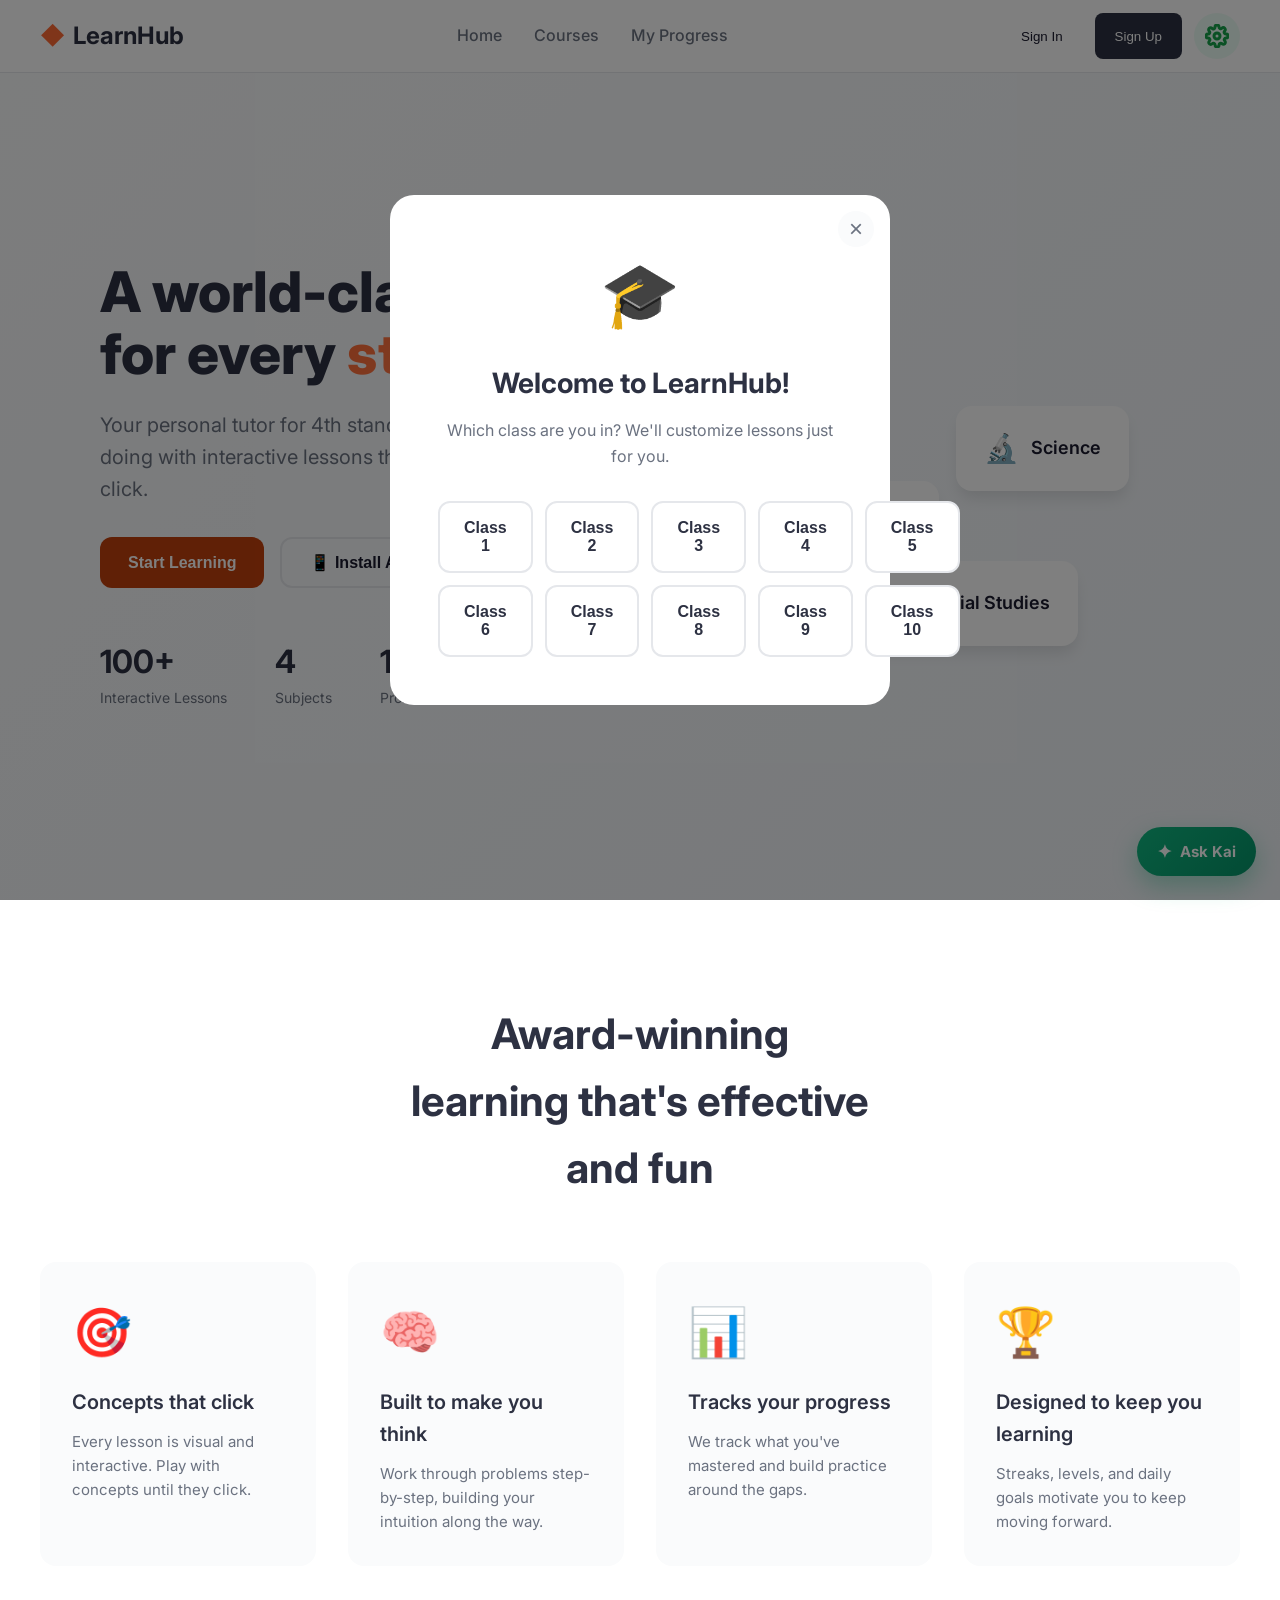
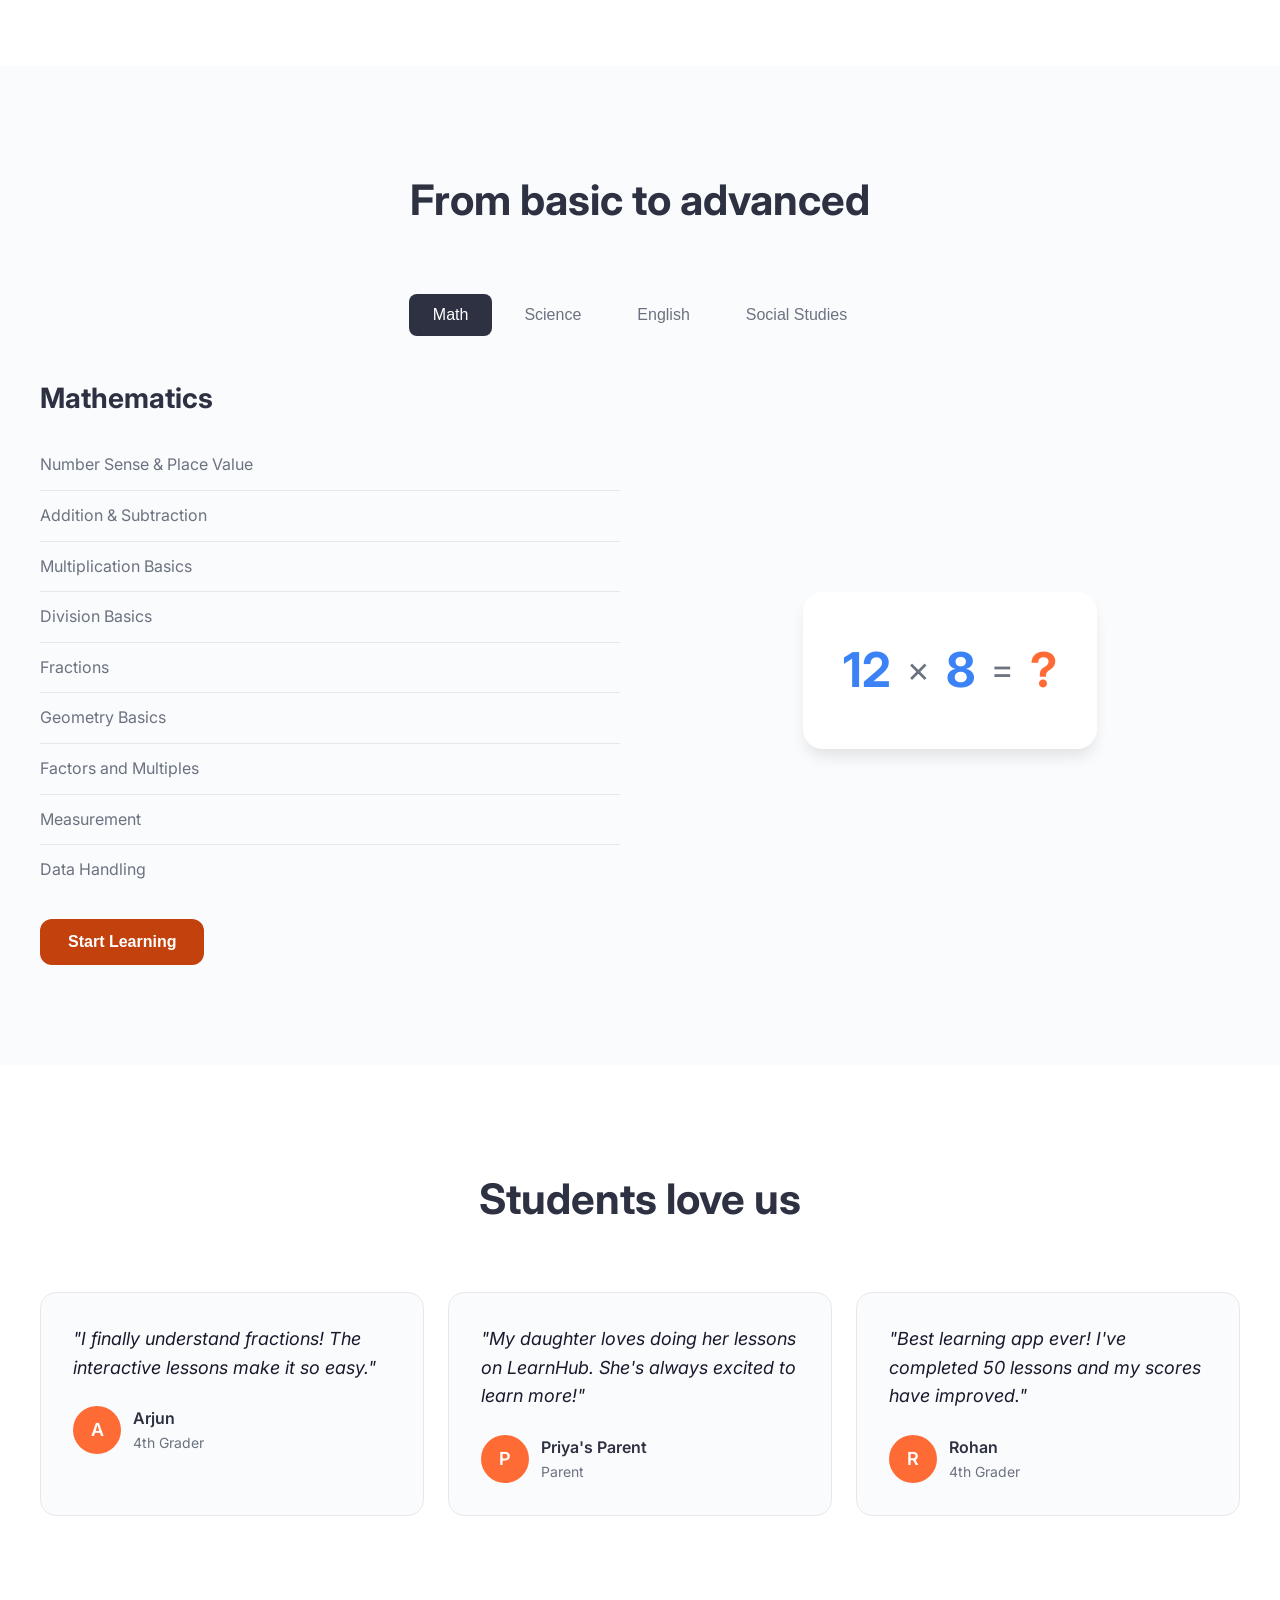
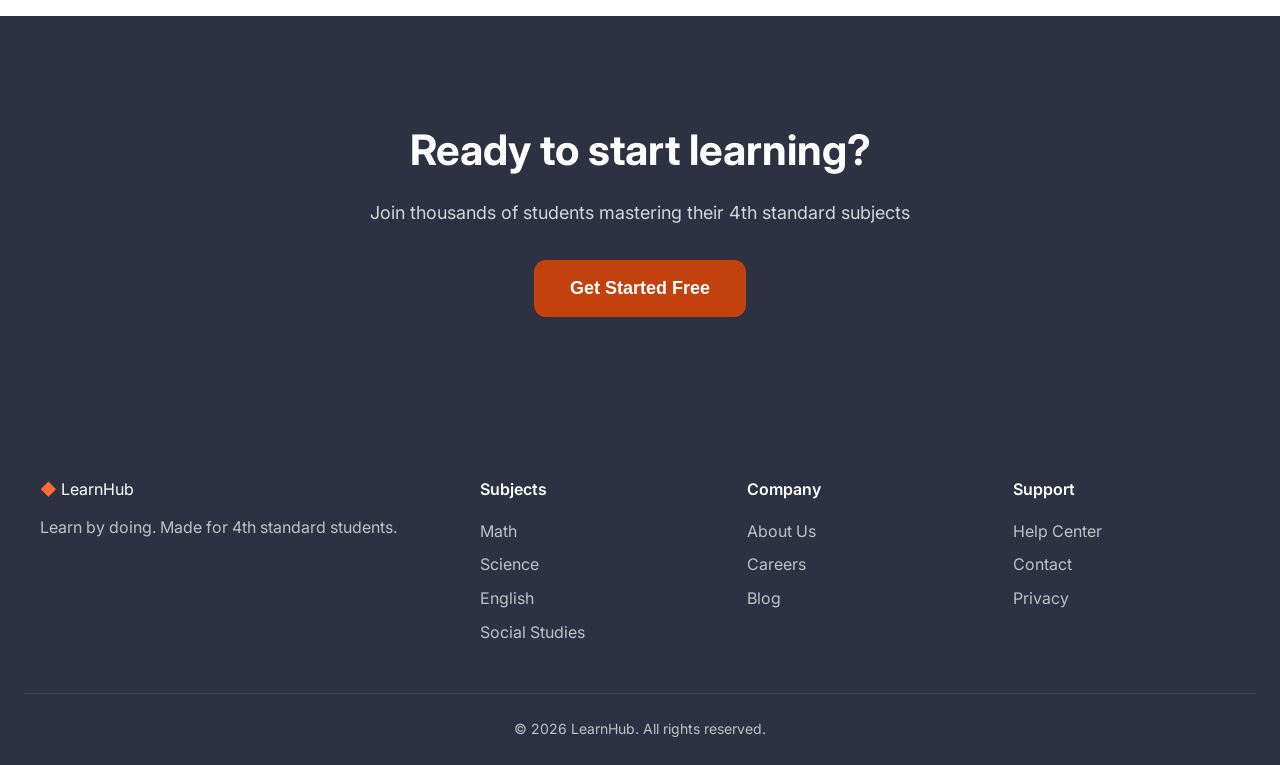
<file: index.html>
<!DOCTYPE html>
<html lang="en">
<head>
    <meta charset="UTF-8">
    <meta name="viewport" content="width=device-width, initial-scale=1.0, viewport-fit=cover">
    <meta name="theme-color" content="#FF6B35">
    <meta name="apple-mobile-web-app-capable" content="yes">
    <meta name="apple-mobile-web-app-status-bar-style" content="default">
    <meta name="apple-mobile-web-app-title" content="LearnHub">
    <meta name="description" content="Interactive learning platform for Classes 1-10. Learn Math, Science, English & Social Studies.">
    <meta name="mobile-web-app-capable" content="yes">
    <title>LearnHub | Learn by doing</title>
    <link rel="manifest" href="manifest.json">
    <link rel="icon" type="image/png" href="icons/icon-192x192.png">
    <link rel="apple-touch-icon" href="icons/icon-192x192.png">
    <link rel="stylesheet" href="css/style.css">
    <link rel="preconnect" href="https://fonts.googleapis.com">
    <link href="https://fonts.googleapis.com/css2?family=Inter:wght@400;500;600;700;800&display=swap" rel="stylesheet">
    <script>
        try {
            const savedSettings = JSON.parse(localStorage.getItem('settings')) || {};
            const savedTheme = savedSettings.theme || 'auto';
            const prefersDark = window.matchMedia('(prefers-color-scheme: dark)').matches;
            if (savedTheme === 'dark' || (savedTheme === 'auto' && prefersDark)) {
                document.documentElement.classList.add('dark');
                document.querySelector('meta[name="theme-color"]').setAttribute('content', '#0F172A');
            }
        } catch (e) {}
    </script>
</head>
<body>
    <!-- Navigation -->
    <nav class="navbar">
        <div class="nav-container">
            <div class="logo">
                <span class="logo-icon">◆</span>
                <span class="logo-text">LearnHub</span>
            </div>
            <div class="nav-links">
                <a href="#" class="nav-link" onclick="showPage('home')">Home</a>
                <a href="#" class="nav-link" onclick="showPage('courses')">Courses</a>
                <a href="#" class="nav-link" onclick="showPage('progress')">My Progress</a>
            </div>
            <div class="nav-actions">
                <span class="grade-badge" id="grade-badge" onclick="showGradeModal()" style="display:none;">Class <span id="current-grade-display">4</span></span>
                <span class="user-name" id="user-name" style="display:none;" onclick="showProfile()"></span>
                <button class="btn-signin" id="btn-signin" onclick="showSignInModal()">Sign In</button>
                <button class="btn-getstarted" id="btn-signup" onclick="showSignUpModal()">Sign Up</button>
                <button class="btn-icon" onclick="showPage('settings')" title="Settings" aria-label="Settings">
                    <svg viewBox="0 0 24 24" width="22" height="22" fill="none" stroke="currentColor" stroke-width="2.4" stroke-linecap="round" stroke-linejoin="round" aria-hidden="true">
                        <circle cx="12" cy="12" r="3"></circle>
                        <path d="M19.4 15a1.65 1.65 0 0 0 .33 1.82l.06.06a2 2 0 1 1-2.83 2.83l-.06-.06a1.65 1.65 0 0 0-1.82-.33 1.65 1.65 0 0 0-1 1.51V21a2 2 0 1 1-4 0v-.09a1.65 1.65 0 0 0-1-1.51 1.65 1.65 0 0 0-1.82.33l-.06.06a2 2 0 1 1-2.83-2.83l.06-.06a1.65 1.65 0 0 0 .33-1.82 1.65 1.65 0 0 0-1.51-1H3a2 2 0 1 1 0-4h.09a1.65 1.65 0 0 0 1.51-1 1.65 1.65 0 0 0-.33-1.82l-.06-.06a2 2 0 1 1 2.83-2.83l.06.06a1.65 1.65 0 0 0 1.82.33H9a1.65 1.65 0 0 0 1-1.51V3a2 2 0 1 1 4 0v.09a1.65 1.65 0 0 0 1 1.51 1.65 1.65 0 0 0 1.82-.33l.06-.06a2 2 0 1 1 2.83 2.83l-.06.06a1.65 1.65 0 0 0-.33 1.82V9a1.65 1.65 0 0 0 1.51 1H21a2 2 0 1 1 0 4h-.09a1.65 1.65 0 0 0-1.51 1z"></path>
                    </svg>
                </button>
            </div>
        </div>
    </nav>

    <!-- Grade Selection Modal -->
    <div class="modal-overlay" id="grade-modal" role="dialog" aria-modal="true" aria-label="Select your class" style="display:none;">
        <div class="modal-content">
            <button class="modal-close" onclick="closeGradeModal()">×</button>
            <div class="modal-icon">🎓</div>
            <h2>Welcome to LearnHub!</h2>
            <p>Which class are you in? We'll customize lessons just for you.</p>
            <div class="grade-options">
                <button class="grade-btn" onclick="selectGrade(1)">Class 1</button>
                <button class="grade-btn" onclick="selectGrade(2)">Class 2</button>
                <button class="grade-btn" onclick="selectGrade(3)">Class 3</button>
                <button class="grade-btn" onclick="selectGrade(4)">Class 4</button>
                <button class="grade-btn" onclick="selectGrade(5)">Class 5</button>
                <button class="grade-btn" onclick="selectGrade(6)">Class 6</button>
                <button class="grade-btn" onclick="selectGrade(7)">Class 7</button>
                <button class="grade-btn" onclick="selectGrade(8)">Class 8</button>
                <button class="grade-btn" onclick="selectGrade(9)">Class 9</button>
                <button class="grade-btn" onclick="selectGrade(10)">Class 10</button>
            </div>
        </div>
    </div>

    <!-- Sign In Modal -->
    <div class="modal-overlay" id="signin-modal" role="dialog" aria-modal="true" aria-label="Sign in" style="display:none;">
        <div class="modal-content">
            <button class="modal-close" onclick="closeSignInModal()">×</button>
            <div class="modal-icon">👋</div>
            <h2>Welcome Back!</h2>
            <p>Sign in to continue your learning journey</p>
            <form id="signin-form" onsubmit="handleSignIn(event)">
                <div class="form-group">
                    <label>Email</label>
                    <input type="email" id="signin-email" placeholder="your@email.com" required>
                </div>
                <div class="form-group">
                    <label>Password</label>
                    <input type="password" id="signin-password" placeholder="Enter password" required>
                </div>
                <button type="submit" class="btn-primary btn-full">Sign In</button>
                <p class="form-link">Don't have an account? <a href="#" onclick="switchToSignUp()">Sign Up</a></p>
            </form>
        </div>
    </div>

    <!-- Sign Up Modal -->
    <div class="modal-overlay" id="signup-modal" role="dialog" aria-modal="true" aria-label="Create account" style="display:none;">
        <div class="modal-content">
            <button class="modal-close" onclick="closeSignUpModal()">×</button>
            <div class="modal-icon">🚀</div>
            <h2>Join LearnHub!</h2>
            <p>Create your account and start learning</p>
            <form id="signup-form" onsubmit="handleSignUp(event)">
                <div class="form-group">
                    <label>Full Name</label>
                    <input type="text" id="signup-name" placeholder="Your name" required>
                </div>
                <div class="form-group">
                    <label>Email</label>
                    <input type="email" id="signup-email" placeholder="your@email.com" required>
                </div>
                <div class="form-group">
                    <label>Password</label>
                    <input type="password" id="signup-password" placeholder="Min 6 characters" minlength="6" required>
                </div>
                <button type="submit" class="btn-primary btn-full">Create Account</button>
                <p class="form-link">Already have an account? <a href="#" onclick="switchToSignIn()">Sign In</a></p>
            </form>
        </div>
    </div>

    <!-- Profile Modal -->
    <div class="modal-overlay" id="profile-modal" role="dialog" aria-modal="true" aria-label="Your profile" style="display:none;">
        <div class="modal-content">
            <button class="modal-close" onclick="closeProfileModal()">×</button>
            <div class="modal-icon">👤</div>
            <h2 id="profile-name">User</h2>
            <p id="profile-email">user@email.com</p>
            <div class="profile-stats">
                <div class="profile-stat">
                    <span class="stat-value" id="profile-points">0</span>
                    <span class="stat-label">Points</span>
                </div>
                <div class="profile-stat">
                    <span class="stat-value" id="profile-lessons">0</span>
                    <span class="stat-label">Lessons</span>
                </div>
                <div class="profile-stat">
                    <span class="stat-value" id="profile-streak">0</span>
                    <span class="stat-label">Streak</span>
                </div>
            </div>
            <button class="btn-primary btn-full" onclick="handleSignOut()">Sign Out</button>
        </div>
    </div>

    <!-- Main content -->
    <main id="main-content">
    <!-- Home Page -->
    <div id="home-page" class="page active">
        <!-- Hero Section -->
        <section class="hero">
            <div class="hero-container">
                <div class="hero-content">
                    <h1 class="hero-title">
                        A world-class tutor<br>
                        for every <span class="highlight">student</span>
                    </h1>
                    <p class="hero-subtitle">
                        Your personal tutor for 4th standard subjects. Learn by doing with interactive lessons that make concepts click.
                    </p>
                    <div class="hero-buttons">
                        <button class="btn-primary" onclick="state.grade ? showPage('courses') : showGradeModal()">Start Learning</button>
                        <button class="btn-secondary" id="install-app-btn" onclick="window.location.href='install.html'">📱 Install App</button>
                    </div>
                    <div class="hero-stats">
                        <div class="stat">
                            <span class="stat-number">100+</span>
                            <span class="stat-label">Interactive Lessons</span>
                        </div>
                        <div class="stat">
                            <span class="stat-number">4</span>
                            <span class="stat-label">Subjects</span>
                        </div>
                        <div class="stat">
                            <span class="stat-number">1000+</span>
                            <span class="stat-label">Problems to Solve</span>
                        </div>
                    </div>
                </div>
                <div class="hero-visual">
                    <div class="floating-cards">
                        <div class="float-card card-math">
                            <span class="card-icon">📐</span>
                            <span class="card-text">Math</span>
                        </div>
                        <div class="float-card card-science">
                            <span class="card-icon">🔬</span>
                            <span class="card-text">Science</span>
                        </div>
                        <div class="float-card card-english">
                            <span class="card-icon">📖</span>
                            <span class="card-text">English</span>
                        </div>
                        <div class="float-card card-social">
                            <span class="card-icon">🌍</span>
                            <span class="card-text">Social Studies</span>
                        </div>
                    </div>
                </div>
            </div>
        </section>

        <!-- Features Section -->
        <section class="features">
            <div class="section-container">
                <h2 class="section-title">Award-winning<br>learning that's effective<br>and fun</h2>
                <div class="features-grid">
                    <div class="feature-card">
                        <div class="feature-icon">🎯</div>
                        <h3>Concepts that click</h3>
                        <p>Every lesson is visual and interactive. Play with concepts until they click.</p>
                    </div>
                    <div class="feature-card">
                        <div class="feature-icon">🧠</div>
                        <h3>Built to make you think</h3>
                        <p>Work through problems step-by-step, building your intuition along the way.</p>
                    </div>
                    <div class="feature-card">
                        <div class="feature-icon">📊</div>
                        <h3>Tracks your progress</h3>
                        <p>We track what you've mastered and build practice around the gaps.</p>
                    </div>
                    <div class="feature-card">
                        <div class="feature-icon">🏆</div>
                        <h3>Designed to keep you learning</h3>
                        <p>Streaks, levels, and daily goals motivate you to keep moving forward.</p>
                    </div>
                </div>
            </div>
        </section>

        <!-- Subjects Preview -->
        <section class="subjects-preview">
            <div class="section-container">
                <h2 class="section-title">From basic to advanced</h2>
                <div class="subjects-tabs">
                    <button class="subject-tab active" data-subject="math">Math</button>
                    <button class="subject-tab" data-subject="science">Science</button>
                    <button class="subject-tab" data-subject="english">English</button>
                    <button class="subject-tab" data-subject="social">Social Studies</button>
                </div>
                <div class="subjects-content">
                    <div class="subject-detail active" id="math-detail">
                        <div class="subject-info">
                            <h3>Mathematics</h3>
                            <ul class="topic-list">
                                <li>Number Sense & Place Value</li>
                                <li>Addition & Subtraction</li>
                                <li>Multiplication & Division</li>
                                <li>Fractions & Decimals</li>
                                <li>Geometry & Measurement</li>
                                <li>Data Handling</li>
                            </ul>
                            <button class="btn-primary" onclick="startSubject('math')">Start Learning</button>
                        </div>
                        <div class="subject-preview">
                            <div class="preview-card">
                                <span class="preview-number">12</span>
                                <span class="preview-op">×</span>
                                <span class="preview-number">8</span>
                                <span class="preview-equal">=</span>
                                <span class="preview-answer">?</span>
                            </div>
                        </div>
                    </div>
                    <div class="subject-detail" id="science-detail">
                        <div class="subject-info">
                            <h3>Science</h3>
                            <ul class="topic-list">
                                <li>Matter & Materials</li>
                                <li>Living Things</li>
                                <li>Force & Motion</li>
                                <li>Energy & Heat</li>
                                <li>Earth & Space</li>
                                <li>Plants & Animals</li>
                            </ul>
                            <button class="btn-primary" onclick="startSubject('science')">Start Learning</button>
                        </div>
                        <div class="subject-preview">
                            <div class="preview-card">
                                <span class="preview-emoji">🔬</span>
                                <span class="preview-text">Explore the microscopic world!</span>
                            </div>
                        </div>
                    </div>
                    <div class="subject-detail" id="english-detail">
                        <div class="subject-info">
                            <h3>English</h3>
                            <ul class="topic-list">
                                <li>Grammar & Punctuation</li>
                                <li>Vocabulary Building</li>
                                <li>Reading Comprehension</li>
                                <li>Writing Skills</li>
                                <li>Poetry & Literature</li>
                                <li>Speaking & Listening</li>
                            </ul>
                            <button class="btn-primary" onclick="startSubject('english')">Start Learning</button>
                        </div>
                        <div class="subject-preview">
                            <div class="preview-card">
                                <span class="preview-emoji">📝</span>
                                <span class="preview-text">Master the art of words!</span>
                            </div>
                        </div>
                    </div>
                    <div class="subject-detail" id="social-detail">
                        <div class="subject-info">
                            <h3>Social Studies</h3>
                            <ul class="topic-list">
                                <li>Indian History</li>
                                <li>Geography & Maps</li>
                                <li>Civics & Government</li>
                                <li>Culture & Traditions</li>
                                <li>Economics Basics</li>
                                <li>World Around Us</li>
                            </ul>
                            <button class="btn-primary" onclick="startSubject('social')">Start Learning</button>
                        </div>
                        <div class="subject-preview">
                            <div class="preview-card">
                                <span class="preview-emoji">🌍</span>
                                <span class="preview-text">Discover our amazing world!</span>
                            </div>
                        </div>
                    </div>
                </div>
            </div>
        </section>

        <!-- Testimonials -->
        <section class="testimonials">
            <div class="section-container">
                <h2 class="section-title">Students love us</h2>
                <div class="testimonials-grid">
                    <div class="testimonial-card">
                        <div class="testimonial-text">
                            "I finally understand fractions! The interactive lessons make it so easy."
                        </div>
                        <div class="testimonial-author">
                            <div class="author-avatar">A</div>
                            <div class="author-info">
                                <span class="author-name">Arjun</span>
                                <span class="author-grade">4th Grader</span>
                            </div>
                        </div>
                    </div>
                    <div class="testimonial-card">
                        <div class="testimonial-text">
                            "My daughter loves doing her lessons on LearnHub. She's always excited to learn more!"
                        </div>
                        <div class="testimonial-author">
                            <div class="author-avatar">P</div>
                            <div class="author-info">
                                <span class="author-name">Priya's Parent</span>
                                <span class="author-grade">Parent</span>
                            </div>
                        </div>
                    </div>
                    <div class="testimonial-card">
                        <div class="testimonial-text">
                            "Best learning app ever! I've completed 50 lessons and my scores have improved."
                        </div>
                        <div class="testimonial-author">
                            <div class="author-avatar">R</div>
                            <div class="author-info">
                                <span class="author-name">Rohan</span>
                                <span class="author-grade">4th Grader</span>
                            </div>
                        </div>
                    </div>
                </div>
            </div>
        </section>

        <!-- CTA Section -->
        <section class="cta">
            <div class="section-container">
                <h2>Ready to start learning?</h2>
                <p>Join thousands of students mastering their 4th standard subjects</p>
                <button class="btn-primary btn-large" onclick="showPage('courses')">Get Started Free</button>
            </div>
        </section>

        <!-- Footer -->
        <footer class="footer">
            <div class="footer-container">
                <div class="footer-brand">
                    <span class="logo-icon">◆</span>
                    <span class="logo-text">LearnHub</span>
                    <p>Learn by doing. Made for 4th standard students.</p>
                </div>
                <div class="footer-links">
                    <div class="footer-col">
                        <h3>Subjects</h3>
                        <a href="#">Math</a>
                        <a href="#">Science</a>
                        <a href="#">English</a>
                        <a href="#">Social Studies</a>
                    </div>
                    <div class="footer-col">
                        <h3>Company</h3>
                        <a href="#">About Us</a>
                        <a href="#">Careers</a>
                        <a href="#">Blog</a>
                    </div>
                    <div class="footer-col">
                        <h3>Support</h3>
                        <a href="#">Help Center</a>
                        <a href="#">Contact</a>
                        <a href="#">Privacy</a>
                    </div>
                </div>
            </div>
            <div class="footer-bottom">
                <p>© 2026 LearnHub. All rights reserved.</p>
            </div>
        </footer>
    </div>

    <!-- Courses Page -->
    <div id="courses-page" class="page">
        <div class="page-header">
            <h1>Choose a Subject</h1>
            <p>Select a subject to start learning</p>
        </div>
        <div class="courses-container">
            <div class="course-card" onclick="startSubject('math')">
                <div class="course-icon">📐</div>
                <div class="course-info">
                    <h2>Mathematics</h3>
                    <p>Numbers, operations, geometry, and more</p>
                    <div class="course-meta">
                        <span class="lessons-count" id="math-lessons-count">9 Lessons</span>
                        <span class="difficulty">Beginner to Advanced</span>
                    </div>
                </div>
                <div class="course-progress">
                    <div class="progress-ring">
                        <svg viewBox="0 0 36 36">
                            <path class="progress-bg" d="M18 2.0845 a 15.9155 15.9155 0 0 1 0 31.831 a 15.9155 15.9155 0 0 1 0 -31.831"/>
                            <path class="progress-fill" stroke-dasharray="0, 100" d="M18 2.0845 a 15.9155 15.9155 0 0 1 0 31.831 a 15.9155 15.9155 0 0 1 0 -31.831"/>
                        </svg>
                        <span class="progress-text">0%</span>
                    </div>
                </div>
            </div>
            <div class="course-card" onclick="startSubject('science')">
                <div class="course-icon">🔬</div>
                <div class="course-info">
                    <h2>Science</h3>
                    <p>Physics, chemistry, biology, and earth science</p>
                    <div class="course-meta">
                        <span class="lessons-count" id="science-lessons-count">8 Lessons</span>
                        <span class="difficulty">Beginner to Advanced</span>
                    </div>
                </div>
                <div class="course-progress">
                    <div class="progress-ring">
                        <svg viewBox="0 0 36 36">
                            <path class="progress-bg" d="M18 2.0845 a 15.9155 15.9155 0 0 1 0 31.831 a 15.9155 15.9155 0 0 1 0 -31.831"/>
                            <path class="progress-fill" stroke-dasharray="0, 100" d="M18 2.0845 a 15.9155 15.9155 0 0 1 0 31.831 a 15.9155 15.9155 0 0 1 0 -31.831"/>
                        </svg>
                        <span class="progress-text">0%</span>
                    </div>
                </div>
            </div>
            <div class="course-card" onclick="startSubject('english')">
                <div class="course-icon">📖</div>
                <div class="course-info">
                    <h2>English</h3>
                    <p>Grammar, vocabulary, reading, and writing</p>
                    <div class="course-meta">
                        <span class="lessons-count" id="english-lessons-count">8 Lessons</span>
                        <span class="difficulty">Beginner to Advanced</span>
                    </div>
                </div>
                <div class="course-progress">
                    <div class="progress-ring">
                        <svg viewBox="0 0 36 36">
                            <path class="progress-bg" d="M18 2.0845 a 15.9155 15.9155 0 0 1 0 31.831 a 15.9155 15.9155 0 0 1 0 -31.831"/>
                            <path class="progress-fill" stroke-dasharray="0, 100" d="M18 2.0845 a 15.9155 15.9155 0 0 1 0 31.831 a 15.9155 15.9155 0 0 1 0 -31.831"/>
                        </svg>
                        <span class="progress-text">0%</span>
                    </div>
                </div>
            </div>
            <div class="course-card" onclick="startSubject('social')">
                <div class="course-icon">🌍</div>
                <div class="course-info">
                    <h2>Social Studies</h3>
                    <p>History, geography, civics, and culture</p>
                    <div class="course-meta">
                        <span class="lessons-count" id="social-lessons-count">7 Lessons</span>
                        <span class="difficulty">Beginner to Advanced</span>
                    </div>
                </div>
                <div class="course-progress">
                    <div class="progress-ring">
                        <svg viewBox="0 0 36 36">
                            <path class="progress-bg" d="M18 2.0845 a 15.9155 15.9155 0 0 1 0 31.831 a 15.9155 15.9155 0 0 1 0 -31.831"/>
                            <path class="progress-fill" stroke-dasharray="0, 100" d="M18 2.0845 a 15.9155 15.9155 0 0 1 0 31.831 a 15.9155 15.9155 0 0 1 0 -31.831"/>
                        </svg>
                        <span class="progress-text">0%</span>
                    </div>
                </div>
            </div>
        </div>
    </div>

    <!-- Lesson Page -->
    <div id="lesson-page" class="page">
        <div class="lesson-header">
            <button class="btn-back" onclick="showPage('courses')">← Back</button>
            <div class="lesson-title-bar">
                <h1 id="lesson-title">Lesson Title</h1>
                <div class="lesson-progress-bar">
                    <div class="lesson-progress-fill" id="lesson-progress-fill"></div>
                </div>
            </div>
        </div>
        <div class="lesson-container">
            <div class="lesson-content" id="lesson-content">
                <!-- Dynamic content goes here -->
            </div>
            <div class="lesson-sidebar">
                <div class="sidebar-card">
                    <h2>Your Progress</h2>
                    <div class="progress-stats">
                        <div class="stat-item">
                            <span class="stat-value" id="current-question">1</span>
                            <span class="stat-label">of</span>
                            <span class="stat-value" id="total-questions">10</span>
                        </div>
                    </div>
                    <div class="score-display">
                        <span>Score: </span>
                        <span id="current-score">0</span>
                    </div>
                </div>
                <div class="sidebar-card">
                    <h2>Lesson Topics</h2>
                    <ul class="topic-progress-list" id="topic-progress-list">
                        <!-- Dynamic topics -->
                    </ul>
                </div>
            </div>
        </div>
    </div>

    <!-- Progress Page -->
    <div id="progress-page" class="page">
        <div class="page-header">
            <h1>My Progress</h1>
            <p>Track your learning journey</p>
        </div>
        <div class="progress-container">
            <div class="progress-overview">
                <div class="progress-stat-card">
                    <div class="stat-icon">📚</div>
                    <div class="stat-info">
                        <span class="stat-value" id="total-lessons-completed">0</span>
                        <span class="stat-label">Lessons Completed</span>
                    </div>
                </div>
                <div class="progress-stat-card">
                    <div class="stat-icon">🎯</div>
                    <div class="stat-info">
                        <span class="stat-value" id="total-score">0%</span>
                        <span class="stat-label">Average Score</span>
                    </div>
                </div>
                <div class="progress-stat-card">
                    <div class="stat-icon">🔥</div>
                    <div class="stat-info">
                        <span class="stat-value" id="streak-count">0</span>
                        <span class="stat-label">Day Streak</span>
                    </div>
                </div>
                <div class="progress-stat-card">
                    <div class="stat-icon">⭐</div>
                    <div class="stat-info">
                        <span class="stat-value" id="total-points">0</span>
                        <span class="stat-label">Total Points</span>
                    </div>
                </div>
            </div>
            <div class="subject-progress-grid">
                <div class="subject-progress-card">
                    <div class="subject-header">
                        <span class="subject-icon">📐</span>
                        <h2>Mathematics</h3>
                    </div>
                    <div class="progress-bar-container">
                        <div class="progress-bar">
                            <div class="progress-fill" id="math-progress" style="width: 0%"></div>
                        </div>
                        <span class="progress-percent" id="math-percent">0%</span>
                    </div>
                </div>
                <div class="subject-progress-card">
                    <div class="subject-header">
                        <span class="subject-icon">🔬</span>
                        <h2>Science</h3>
                    </div>
                    <div class="progress-bar-container">
                        <div class="progress-bar">
                            <div class="progress-fill" id="science-progress" style="width: 0%"></div>
                        </div>
                        <span class="progress-percent" id="science-percent">0%</span>
                    </div>
                </div>
                <div class="subject-progress-card">
                    <div class="subject-header">
                        <span class="subject-icon">📖</span>
                        <h2>English</h3>
                    </div>
                    <div class="progress-bar-container">
                        <div class="progress-bar">
                            <div class="progress-fill" id="english-progress" style="width: 0%"></div>
                        </div>
                        <span class="progress-percent" id="english-percent">0%</span>
                    </div>
                </div>
                <div class="subject-progress-card">
                    <div class="subject-header">
                        <span class="subject-icon">🌍</span>
                        <h2>Social Studies</h3>
                    </div>
                    <div class="progress-bar-container">
                        <div class="progress-bar">
                            <div class="progress-fill" id="social-progress" style="width: 0%"></div>
                        </div>
                        <span class="progress-percent" id="social-percent">0%</span>
                    </div>
                </div>
            </div>
            <div class="recent-activity">
                <h2>Recent Activity</h2>
                <div class="activity-list" id="activity-list">
                    <div class="activity-empty">No activity yet. Start learning!</div>
                </div>
            </div>
        </div>
    </div>

    <!-- Settings Page -->
    <div id="settings-page" class="page">
        <div class="page-header">
            <h1>Settings</h1>
            <p>Manage your account and learning preferences</p>
        </div>
        <div class="settings-container">
            <div class="settings-card settings-profile-card">
                <div class="settings-avatar" id="settings-avatar">G</div>
                <div class="settings-profile-info">
                    <h2 id="settings-name">Guest</h2>
                    <p id="settings-email">Not signed in</p>
                </div>
                <button class="btn-secondary settings-auth-btn" id="settings-auth-btn" onclick="showSignInModal()">Sign In</button>
            </div>

            <div class="settings-card">
                <h2 class="settings-card-title">Appearance</h2>
                <div class="setting-row">
                    <div class="setting-info">
                        <span class="setting-icon">🌙</span>
                        <div>
                            <div class="setting-label">Theme</div>
                            <div class="setting-desc">Choose light, dark, or match your system</div>
                        </div>
                    </div>
                    <div class="theme-options">
                        <button class="theme-btn" data-theme="light" onclick="setTheme('light')">Light</button>
                        <button class="theme-btn" data-theme="dark" onclick="setTheme('dark')">Dark</button>
                        <button class="theme-btn" data-theme="auto" onclick="setTheme('auto')">Auto</button>
                    </div>
                </div>
            </div>

            <div class="settings-card">
                <h2 class="settings-card-title">Learning</h2>
                <div class="setting-row">
                    <div class="setting-info">
                        <span class="setting-icon">🎓</span>
                        <div>
                            <div class="setting-label">Your Class</div>
                            <div class="setting-desc">Lessons are customized for this class</div>
                        </div>
                    </div>
                    <button class="setting-value-btn" onclick="showGradeModal()">Class <span id="settings-grade">—</span></button>
                </div>
                <div class="setting-row">
                    <div class="setting-info">
                        <span class="setting-icon">🔊</span>
                        <div>
                            <div class="setting-label">Sound Effects</div>
                            <div class="setting-desc">Play a sound after each answer</div>
                        </div>
                    </div>
                    <label class="toggle">
                        <input type="checkbox" id="setting-sound" aria-label="Sound effects" onchange="toggleSetting('sound', this.checked)">
                        <span class="toggle-slider"></span>
                    </label>
                </div>
                <div class="setting-row">
                    <div class="setting-info">
                        <span class="setting-icon">📳</span>
                        <div>
                            <div class="setting-label">Haptic Feedback</div>
                            <div class="setting-desc">Vibrate on supported devices</div>
                        </div>
                    </div>
                    <label class="toggle">
                        <input type="checkbox" id="setting-haptics" aria-label="Haptic feedback" onchange="toggleSetting('haptics', this.checked)">
                        <span class="toggle-slider"></span>
                    </label>
                </div>
            </div>

            <div class="settings-card">
                <h2 class="settings-card-title">Data & Privacy</h2>
                <div class="setting-row">
                    <div class="setting-info">
                        <span class="setting-icon">🔄</span>
                        <div>
                            <div class="setting-label">Reset Progress</div>
                            <div class="setting-desc">Clear lessons, points, and streaks</div>
                        </div>
                    </div>
                    <button class="setting-value-btn danger" onclick="resetProgress()">Reset</button>
                </div>
                <div class="setting-row">
                    <div class="setting-info">
                        <span class="setting-icon">🗑️</span>
                        <div>
                            <div class="setting-label">Clear All Data</div>
                            <div class="setting-desc">Delete your account and everything on this device</div>
                        </div>
                    </div>
                    <button class="setting-value-btn danger" onclick="clearAllData()">Delete</button>
                </div>
            </div>

            <div class="settings-card">
                <h2 class="settings-card-title">About</h2>
                <div class="setting-row">
                    <div class="setting-info">
                        <span class="setting-icon">◆</span>
                        <div>
                            <div class="setting-label">LearnHub</div>
                            <div class="setting-desc">Learn by doing</div>
                        </div>
                    </div>
                    <span class="setting-value" id="app-version">v1.3.3</span>
                </div>
                <div class="setting-row">
                    <div class="setting-info">
                        <span class="setting-icon">⬇️</span>
                        <div>
                            <div class="setting-label">Check for Updates</div>
                            <div class="setting-desc" id="update-status">Get the latest lessons and fixes</div>
                        </div>
                    </div>
                    <button class="setting-value-btn" id="update-check-btn" onclick="checkForAppUpdate()">Check</button>
                </div>
                <div class="setting-row">
                    <div class="setting-info">
                        <span class="setting-icon">🔄</span>
                        <div>
                            <div class="setting-label">Update App</div>
                            <div class="setting-desc">Force-download the newest version and restart</div>
                        </div>
                    </div>
                    <button class="setting-value-btn" id="update-app-btn" onclick="updateApp()">Update</button>
                </div>
                <div class="setting-row" id="install-app-row">
                    <div class="setting-info">
                        <span class="setting-icon">📱</span>
                        <div>
                            <div class="setting-label">Install App</div>
                            <div class="setting-desc">Add LearnHub to your home screen</div>
                        </div>
                    </div>
                    <button class="setting-value-btn" onclick="window.location.href='install.html'">Install</button>
                </div>
            </div>
        </div>
    </div>
    </main>

    <!-- Mobile bottom navigation -->
    <nav class="mobile-nav" aria-label="Mobile navigation">
        <button type="button" class="mobile-nav-item active" data-page="home" onclick="showPage('home')" aria-current="page">
            <svg viewBox="0 0 24 24" fill="none" stroke="currentColor" stroke-linecap="round" stroke-linejoin="round" aria-hidden="true">
                <path d="M3 10.5 12 3l9 7.5"></path>
                <path d="M5 9.5V21h14V9.5"></path>
            </svg>
            <span>Home</span>
        </button>
        <button type="button" class="mobile-nav-item" data-page="courses" onclick="showPage('courses')">
            <svg viewBox="0 0 24 24" fill="none" stroke="currentColor" stroke-linecap="round" stroke-linejoin="round" aria-hidden="true">
                <rect x="4" y="3" width="16" height="18" rx="2"></rect>
                <path d="M8 7h8M8 11h8M8 15h5"></path>
            </svg>
            <span>Courses</span>
        </button>
        <button type="button" class="mobile-nav-item" data-page="progress" onclick="showPage('progress')">
            <svg viewBox="0 0 24 24" fill="none" stroke="currentColor" stroke-linecap="round" stroke-linejoin="round" aria-hidden="true">
                <path d="M4 20V10M10 20V4M16 20v-7M22 20H2"></path>
            </svg>
            <span>Progress</span>
        </button>
        <button type="button" class="mobile-nav-item" data-page="settings" onclick="showPage('settings')">
            <svg viewBox="0 0 24 24" fill="none" stroke="currentColor" stroke-linecap="round" stroke-linejoin="round" aria-hidden="true">
                <path d="M4 6h16M4 12h16M4 18h16"></path>
                <circle cx="9" cy="6" r="2"></circle>
                <circle cx="15" cy="12" r="2"></circle>
                <circle cx="8" cy="18" r="2"></circle>
            </svg>
            <span>Settings</span>
        </button>
    </nav>

    <!-- AI Tutor -->
    <button class="tutor-fab" id="tutor-fab" onclick="toggleTutor()" aria-label="Ask Kai, the AI tutor">
        <span class="tutor-fab-spark">✦</span>
        <span class="tutor-fab-text">Ask Kai</span>
    </button>

    <div class="tutor-panel" id="tutor-panel" aria-hidden="true" inert role="dialog" aria-label="AI tutor">
        <div class="tutor-header">
            <div class="tutor-brand">
                <div class="tutor-avatar">K</div>
                <div>
                    <div class="tutor-name">Kai</div>
                    <div class="tutor-status"><span class="tutor-dot"></span>AI Tutor &middot; online</div>
                </div>
            </div>
            <button class="tutor-close" onclick="toggleTutor()" aria-label="Close tutor">&times;</button>
        </div>
        <div class="tutor-context" id="tutor-context">Ask me anything about your lessons</div>
        <div class="tutor-messages" id="tutor-messages"></div>
        <div class="tutor-chips" id="tutor-chips"></div>
        <form class="tutor-input-row" onsubmit="sendTutorMessage(event)">
            <input type="text" id="tutor-input" placeholder="Ask a question..." autocomplete="off">
            <button type="submit" class="tutor-send" aria-label="Send">↑</button>
        </form>
    </div>

    <script src="js/topics-1.js"></script>
    <script src="js/topics-2.js"></script>
    <script src="js/topics-3.js"></script>
    <script src="js/app.js"></script>
</body>
</html>
</file>
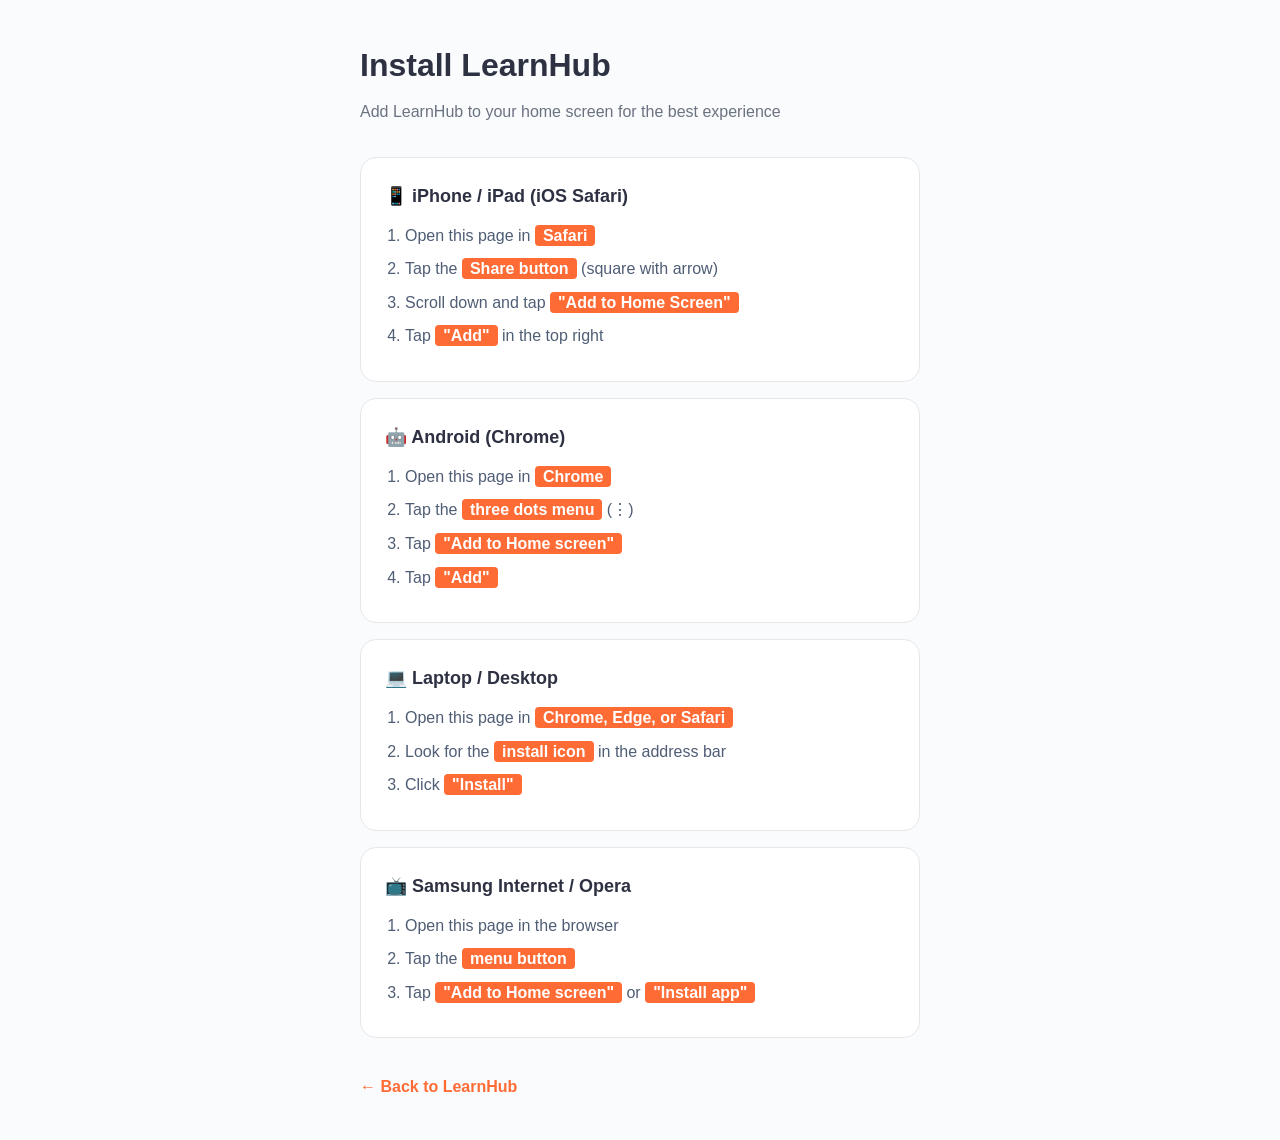
<file: install.html>
<!DOCTYPE html>
<html lang="en">
<head>
    <meta charset="UTF-8">
    <meta name="viewport" content="width=device-width, initial-scale=1.0, viewport-fit=cover">
    <title>Install LearnHub</title>
    <link rel="icon" type="image/png" href="icons/icon-192x192.png">
    <style>
        * { margin: 0; padding: 0; box-sizing: border-box; }
        body { font-family: -apple-system, BlinkMacSystemFont, 'Segoe UI', Roboto, sans-serif; background: #FAFBFC; color: #1A1A2E; line-height: 1.6; }
        .container { max-width: 600px; margin: 0 auto; padding: 40px 20px; }
        h1 { font-size: 32px; margin-bottom: 8px; color: #2D3142; }
        .subtitle { color: #6B7280; margin-bottom: 32px; }
        .platform { background: white; border-radius: 16px; padding: 24px; margin-bottom: 16px; border: 1px solid #E5E7EB; }
        .platform h2 { font-size: 18px; margin-bottom: 12px; color: #2D3142; display: flex; align-items: center; gap: 8px; }
        .platform ol { padding-left: 20px; }
        .platform li { margin-bottom: 8px; color: #4F5D75; }
        .highlight { background: #FF6B35; color: white; padding: 2px 8px; border-radius: 4px; font-weight: 600; }
        .back { display: inline-block; margin-top: 20px; color: #FF6B35; text-decoration: none; font-weight: 600; }
    </style>
</head>
<body>
    <div class="container">
        <h1>Install LearnHub</h1>
        <p class="subtitle">Add LearnHub to your home screen for the best experience</p>
        
        <div class="platform">
            <h2>📱 iPhone / iPad (iOS Safari)</h2>
            <ol>
                <li>Open this page in <span class="highlight">Safari</span></li>
                <li>Tap the <span class="highlight">Share button</span> (square with arrow)</li>
                <li>Scroll down and tap <span class="highlight">"Add to Home Screen"</span></li>
                <li>Tap <span class="highlight">"Add"</span> in the top right</li>
            </ol>
        </div>

        <div class="platform">
            <h2>🤖 Android (Chrome)</h2>
            <ol>
                <li>Open this page in <span class="highlight">Chrome</span></li>
                <li>Tap the <span class="highlight">three dots menu</span> (⋮)</li>
                <li>Tap <span class="highlight">"Add to Home screen"</span></li>
                <li>Tap <span class="highlight">"Add"</span></li>
            </ol>
        </div>

        <div class="platform">
            <h2>💻 Laptop / Desktop</h2>
            <ol>
                <li>Open this page in <span class="highlight">Chrome, Edge, or Safari</span></li>
                <li>Look for the <span class="highlight">install icon</span> in the address bar</li>
                <li>Click <span class="highlight">"Install"</span></li>
            </ol>
        </div>

        <div class="platform">
            <h2>📺 Samsung Internet / Opera</h2>
            <ol>
                <li>Open this page in the browser</li>
                <li>Tap the <span class="highlight">menu button</span></li>
                <li>Tap <span class="highlight">"Add to Home screen"</span> or <span class="highlight">"Install app"</span></li>
            </ol>
        </div>

        <a href="index.html" class="back">← Back to LearnHub</a>
    </div>
</body>
</html>
</file>
<file: css/style.css>
* {
    margin: 0;
    padding: 0;
    box-sizing: border-box;
}

:root {
    --primary: #2D3142;
    --primary-light: #4F5D75;
    --heading: #2D3142;
    --accent: #FF6B35;
    --accent-hover: #E85D2C;
    --accent-strong: #C2410C;
    --accent-strong-hover: #9A3412;
    --accent-text: #C2410C;
    --error-text: #DC2626;
    --background: #FAFBFC;
    --card-bg: #FFFFFF;
    --surface-alt: #FAFBFC;
    --nav-bg: rgba(255, 255, 255, 0.95);
    --hero-start: #FAFBFC;
    --hero-end: #F0F4F8;
    --text-primary: #1A1A2E;
    --text-secondary: #6B7280;
    --border: #E5E7EB;
    --math-color: #3B82F6;
    --science-color: #10B981;
    --english-color: #8B5CF6;
    --social-color: #F59E0B;
    --success: #10B981;
    --error: #EF4444;
    --shadow: 0 4px 6px -1px rgba(0, 0, 0, 0.1);
    --shadow-lg: 0 10px 15px -3px rgba(0, 0, 0, 0.1);
}

:root.dark {
    --primary: #1E293B;
    --primary-light: #334155;
    --heading: #F8FAFC;
    --accent: #FF7A45;
    --accent-hover: #FF8F65;
    --accent-text: #FF7A45;
    --error-text: #F87171;
    --background: #0F172A;
    --card-bg: #1E293B;
    --surface-alt: #0B1220;
    --nav-bg: rgba(15, 23, 42, 0.92);
    --hero-start: #0F172A;
    --hero-end: #111C33;
    --text-primary: #E2E8F0;
    --text-secondary: #94A3B8;
    --border: #334155;
    --success: #34D399;
    --error: #F87171;
    --shadow: 0 4px 6px -1px rgba(0, 0, 0, 0.4);
    --shadow-lg: 0 10px 15px -3px rgba(0, 0, 0, 0.5);
}

body {
    font-family: 'Inter', -apple-system, BlinkMacSystemFont, sans-serif;
    background: var(--background);
    color: var(--text-primary);
    line-height: 1.6;
}

/* Navbar */
.navbar {
    position: fixed;
    top: 0;
    left: 0;
    right: 0;
    background: var(--nav-bg);
    backdrop-filter: blur(10px);
    border-bottom: 1px solid var(--border);
    z-index: 1000;
    padding: 0 24px;
}

.nav-container {
    max-width: 1200px;
    margin: 0 auto;
    display: flex;
    align-items: center;
    justify-content: space-between;
    height: 72px;
}

.logo {
    display: flex;
    align-items: center;
    gap: 8px;
    font-size: 24px;
    font-weight: 700;
    color: var(--heading);
    cursor: pointer;
}

.logo-icon {
    color: var(--accent);
}

.nav-links {
    display: flex;
    gap: 32px;
}

.nav-link {
    text-decoration: none;
    color: var(--text-secondary);
    font-weight: 500;
    transition: color 0.2s;
}

.nav-link:hover {
    color: var(--text-primary);
}

.nav-actions {
    display: flex;
    gap: 12px;
}

.btn-signin {
    padding: 10px 20px;
    border: none;
    background: transparent;
    color: var(--text-primary);
    font-weight: 500;
    cursor: pointer;
    border-radius: 8px;
    transition: background 0.2s;
}

.btn-signin:hover {
    background: var(--border);
}

.btn-getstarted {
    padding: 10px 20px;
    border: none;
    background: var(--primary);
    color: white;
    font-weight: 500;
    cursor: pointer;
    border-radius: 8px;
    transition: background 0.2s;
}

.btn-getstarted:hover {
    background: var(--primary-light);
}

.btn-icon {
    width: 46px;
    height: 46px;
    border: none;
    background: #ecfdf5;
    color: #16a34a;
    font-size: 22px;
    cursor: pointer;
    border-radius: 50%;
    display: flex;
    align-items: center;
    justify-content: center;
    transition: all 0.2s ease;
    stroke-width: 3;
}

.btn-icon svg {
    display: block;
    width: 24px;
    height: 24px;
    stroke-width: 3;
}

.btn-icon:hover {
    background: #d1fae5;
    color: #15803d;
}

.btn-icon:active {
    transform: scale(0.92);
}

/* Pages */
.page {
    display: none;
    padding-top: 72px;
}

.page.active {
    display: block;
}

/* Hero Section */
.hero {
    padding: 80px 24px;
    background: linear-gradient(135deg, var(--hero-start) 0%, var(--hero-end) 100%);
    min-height: calc(100vh - 72px);
    display: flex;
    align-items: center;
}

.hero-container {
    max-width: 1200px;
    margin: 0 auto;
    display: grid;
    grid-template-columns: 1fr 1fr;
    gap: 60px;
    align-items: center;
}

.hero-title {
    font-size: 56px;
    font-weight: 800;
    line-height: 1.1;
    margin-bottom: 24px;
    color: var(--heading);
}

.highlight {
    background: linear-gradient(120deg, var(--accent) 0%, #FF8F65 100%);
    -webkit-background-clip: text;
    -webkit-text-fill-color: transparent;
    background-clip: text;
}

.hero-subtitle {
    font-size: 20px;
    color: var(--text-secondary);
    margin-bottom: 32px;
    max-width: 500px;
}

.hero-buttons {
    display: flex;
    gap: 16px;
    margin-bottom: 48px;
}

.btn-primary {
    padding: 14px 28px;
    border: none;
    background: var(--accent-strong);
    color: white;
    font-size: 16px;
    font-weight: 600;
    cursor: pointer;
    border-radius: 12px;
    transition: all 0.2s;
}

.btn-primary:hover {
    background: var(--accent-strong-hover);
    transform: translateY(-2px);
}

.btn-secondary {
    padding: 14px 28px;
    border: 2px solid var(--border);
    background: transparent;
    color: var(--text-primary);
    font-size: 16px;
    font-weight: 600;
    cursor: pointer;
    border-radius: 12px;
    transition: all 0.2s;
}

.btn-secondary:hover {
    border-color: var(--heading);
}

.btn-large {
    padding: 18px 36px;
    font-size: 18px;
}

.hero-stats {
    display: flex;
    gap: 48px;
}

.stat {
    display: flex;
    flex-direction: column;
}

.stat-number {
    font-size: 32px;
    font-weight: 700;
    color: var(--heading);
}

.stat-label {
    font-size: 14px;
    color: var(--text-secondary);
}

/* Floating Cards */
.hero-visual {
    position: relative;
    height: 400px;
}

.floating-cards {
    position: relative;
    width: 100%;
    height: 100%;
}

.float-card {
    position: absolute;
    background: var(--card-bg);
    padding: 20px 28px;
    border-radius: 16px;
    box-shadow: var(--shadow-lg);
    display: flex;
    align-items: center;
    gap: 12px;
    animation: float 3s ease-in-out infinite;
}

.card-icon {
    font-size: 28px;
}

.card-text {
    font-weight: 600;
    font-size: 18px;
}

.card-math {
    top: 10%;
    left: 10%;
    animation-delay: 0s;
}

.card-science {
    top: 30%;
    right: 10%;
    animation-delay: 0.5s;
}

.card-english {
    bottom: 30%;
    left: 20%;
    animation-delay: 1s;
}

.card-social {
    bottom: 10%;
    right: 20%;
    animation-delay: 1.5s;
}

@keyframes float {
    0%, 100% { transform: translateY(0); }
    50% { transform: translateY(-10px); }
}

/* Features */
.features {
    padding: 100px 24px;
    background: var(--card-bg);
}

.section-container {
    max-width: 1200px;
    margin: 0 auto;
}

.section-title {
    font-size: 42px;
    font-weight: 700;
    text-align: center;
    margin-bottom: 60px;
    color: var(--heading);
}

.features-grid {
    display: grid;
    grid-template-columns: repeat(4, 1fr);
    gap: 32px;
}

.feature-card {
    padding: 32px;
    border-radius: 16px;
    background: var(--background);
    transition: transform 0.2s;
}

.feature-card:hover {
    transform: translateY(-4px);
}

.feature-icon {
    font-size: 48px;
    margin-bottom: 16px;
}

.feature-card h3 {
    font-size: 20px;
    font-weight: 600;
    margin-bottom: 12px;
    color: var(--heading);
}

.feature-card p {
    color: var(--text-secondary);
    font-size: 15px;
}

/* Subjects Preview */
.subjects-preview {
    padding: 100px 24px;
    background: var(--background);
}

.subjects-tabs {
    display: flex;
    justify-content: center;
    gap: 8px;
    margin-bottom: 40px;
}

.subject-tab {
    padding: 12px 24px;
    border: none;
    background: transparent;
    color: var(--text-secondary);
    font-size: 16px;
    font-weight: 500;
    cursor: pointer;
    border-radius: 8px;
    transition: all 0.2s;
}

.subject-tab.active {
    background: var(--primary);
    color: white;
}

.subject-tab:hover:not(.active) {
    background: var(--border);
}

.subject-detail {
    display: none;
    grid-template-columns: 1fr 1fr;
    gap: 40px;
    align-items: center;
}

.subject-detail.active {
    display: grid;
}

.subject-info h3 {
    font-size: 28px;
    font-weight: 700;
    margin-bottom: 20px;
    color: var(--heading);
}

.topic-list {
    list-style: none;
    margin-bottom: 24px;
}

.topic-list li {
    padding: 12px 0;
    border-bottom: 1px solid var(--border);
    color: var(--text-secondary);
    font-size: 16px;
}

.topic-list li:last-child {
    border-bottom: none;
}

.subject-preview {
    display: flex;
    justify-content: center;
}

.preview-card {
    background: var(--card-bg);
    padding: 40px;
    border-radius: 20px;
    box-shadow: var(--shadow-lg);
    display: flex;
    align-items: center;
    gap: 16px;
}

.preview-number {
    font-size: 48px;
    font-weight: 700;
    color: var(--math-color);
}

.preview-op {
    font-size: 36px;
    color: var(--text-secondary);
}

.preview-equal {
    font-size: 36px;
    color: var(--text-secondary);
}

.preview-answer {
    font-size: 48px;
    font-weight: 700;
    color: var(--accent);
}

.preview-emoji {
    font-size: 64px;
}

.preview-text {
    font-size: 18px;
    color: var(--text-secondary);
    max-width: 200px;
}

/* Testimonials */
.testimonials {
    padding: 100px 24px;
    background: var(--card-bg);
}

.testimonials-grid {
    display: grid;
    grid-template-columns: repeat(3, 1fr);
    gap: 24px;
}

.testimonial-card {
    padding: 32px;
    border-radius: 16px;
    border: 1px solid var(--border);
    background: var(--background);
}

.testimonial-text {
    font-size: 18px;
    color: var(--text-primary);
    margin-bottom: 24px;
    font-style: italic;
}

.testimonial-author {
    display: flex;
    align-items: center;
    gap: 12px;
}

.author-avatar {
    width: 48px;
    height: 48px;
    border-radius: 50%;
    background: var(--accent);
    color: white;
    display: flex;
    align-items: center;
    justify-content: center;
    font-weight: 600;
    font-size: 18px;
}

.author-info {
    display: flex;
    flex-direction: column;
}

.author-name {
    font-weight: 600;
    color: var(--heading);
}

.author-grade {
    font-size: 14px;
    color: var(--text-secondary);
}

/* CTA Section */
.cta {
    padding: 100px 24px;
    background: var(--primary);
    text-align: center;
}

.cta h2 {
    font-size: 42px;
    font-weight: 700;
    color: white;
    margin-bottom: 16px;
}

.cta p {
    font-size: 18px;
    color: rgba(255, 255, 255, 0.8);
    margin-bottom: 32px;
}

.cta .btn-primary {
    background: var(--accent-strong);
}

.cta .btn-primary:hover {
    background: var(--accent-strong-hover);
}

/* Footer */
.footer {
    background: var(--primary);
    padding: 60px 24px 24px;
    color: white;
}

.footer-container {
    max-width: 1200px;
    margin: 0 auto;
    display: grid;
    grid-template-columns: 1fr 2fr;
    gap: 60px;
    margin-bottom: 40px;
}

.footer-brand p {
    color: rgba(255, 255, 255, 0.7);
    margin-top: 12px;
}

.footer-links {
    display: grid;
    grid-template-columns: repeat(3, 1fr);
    gap: 40px;
}

.footer-col h3 {
    font-size: 16px;
    font-weight: 600;
    margin-bottom: 16px;
}

.footer-col a {
    display: block;
    color: rgba(255, 255, 255, 0.7);
    text-decoration: none;
    margin-bottom: 8px;
    transition: color 0.2s;
}

.footer-col a:hover {
    color: white;
}

.footer-bottom {
    text-align: center;
    padding-top: 24px;
    border-top: 1px solid rgba(255, 255, 255, 0.1);
}

.footer-bottom p {
    color: rgba(255, 255, 255, 0.7);
    font-size: 14px;
}

/* Courses Page */
.page-header {
    padding: 60px 24px 40px;
    text-align: center;
    background: var(--card-bg);
    border-bottom: 1px solid var(--border);
}

.page-header h1 {
    font-size: 36px;
    font-weight: 700;
    margin-bottom: 8px;
    color: var(--heading);
}

.page-header p {
    color: var(--text-secondary);
}

.courses-container {
    max-width: 800px;
    margin: 40px auto;
    padding: 0 24px;
    display: flex;
    flex-direction: column;
    gap: 16px;
}

.course-card {
    display: flex;
    align-items: center;
    gap: 24px;
    padding: 24px;
    background: var(--card-bg);
    border-radius: 16px;
    border: 1px solid var(--border);
    cursor: pointer;
    transition: all 0.2s;
}

.course-card:hover {
    border-color: var(--accent);
    box-shadow: var(--shadow);
}

.course-icon {
    font-size: 48px;
}

.course-info {
    flex: 1;
}

.course-info h2 {
    font-size: 20px;
    font-weight: 600;
    margin-bottom: 4px;
    color: var(--heading);
}

.course-info p {
    color: var(--text-secondary);
    font-size: 14px;
    margin-bottom: 8px;
}

.course-meta {
    display: flex;
    gap: 16px;
    font-size: 13px;
    color: var(--text-secondary);
}

.progress-ring {
    width: 60px;
    height: 60px;
    position: relative;
}

.progress-ring svg {
    width: 100%;
    height: 100%;
    transform: rotate(-90deg);
}

.progress-bg {
    fill: none;
    stroke: var(--border);
    stroke-width: 3;
}

.progress-fill {
    fill: none;
    stroke: var(--accent);
    stroke-width: 3;
    stroke-linecap: round;
    transition: stroke-dasharray 0.3s;
}

.progress-text {
    position: absolute;
    top: 50%;
    left: 50%;
    transform: translate(-50%, -50%);
    font-size: 14px;
    font-weight: 600;
    color: var(--heading);
    background: var(--card-bg);
    border-radius: 50%;
    padding: 2px 4px;
}

/* Lesson Page */
.lesson-header {
    position: fixed;
    top: 72px;
    left: 0;
    right: 0;
    background: var(--card-bg);
    border-bottom: 1px solid var(--border);
    padding: 16px 24px;
    display: flex;
    align-items: center;
    gap: 24px;
    z-index: 100;
}

.btn-back {
    padding: 8px 16px;
    border: 1px solid var(--border);
    background: var(--card-bg);
    border-radius: 8px;
    cursor: pointer;
    font-size: 14px;
    color: var(--text-secondary);
    transition: all 0.2s;
}

.btn-back:hover {
    border-color: var(--heading);
    color: var(--heading);
}

.lesson-title-bar {
    flex: 1;
}

.lesson-title-bar h1 {
    font-size: 18px;
    font-weight: 600;
    color: var(--heading);
    margin-bottom: 8px;
}

.lesson-progress-bar {
    height: 4px;
    background: var(--border);
    border-radius: 2px;
}

.lesson-progress-fill {
    height: 100%;
    background: var(--accent);
    border-radius: 2px;
    transition: width 0.3s;
    width: 0%;
}

.lesson-container {
    display: grid;
    grid-template-columns: 1fr 280px;
    gap: 0;
    max-width: 1200px;
    margin: 0 auto;
    padding: 120px 24px 40px;
    min-height: calc(100vh - 72px);
}

.lesson-content {
    padding: 40px;
    background: var(--card-bg);
    border-radius: 16px;
    border: 1px solid var(--border);
    margin-right: 24px;
}

.lesson-sidebar {
    display: flex;
    flex-direction: column;
    gap: 16px;
}

.sidebar-card {
    padding: 20px;
    background: var(--card-bg);
    border-radius: 12px;
    border: 1px solid var(--border);
}

.sidebar-card h2 {
    font-size: 14px;
    font-weight: 600;
    margin-bottom: 16px;
    color: var(--text-secondary);
    text-transform: uppercase;
    letter-spacing: 0.5px;
}

.progress-stats {
    display: flex;
    justify-content: center;
    gap: 8px;
    margin-bottom: 16px;
}

.stat-item {
    display: flex;
    align-items: center;
    gap: 4px;
}

.stat-item .stat-value {
    font-size: 24px;
    font-weight: 700;
    color: var(--heading);
}

.stat-item .stat-label {
    color: var(--text-secondary);
}

.score-display {
    text-align: center;
    font-size: 18px;
    font-weight: 600;
    color: var(--accent-text);
}

.topic-progress-list {
    list-style: none;
}

.topic-progress-list li {
    display: flex;
    align-items: center;
    gap: 8px;
    padding: 8px 0;
    font-size: 14px;
    color: var(--text-secondary);
}

.topic-progress-list li.completed {
    color: var(--success);
}

.topic-progress-list li.completed::before {
    content: "✓";
    font-weight: 600;
}

.topic-progress-list li:not(.completed)::before {
    content: "○";
}

/* Question Styles */
.question-container {
    text-align: center;
}

.question-number {
    font-size: 14px;
    color: var(--text-secondary);
    margin-bottom: 8px;
    text-transform: uppercase;
    letter-spacing: 1px;
}

.question-text {
    font-size: 28px;
    font-weight: 700;
    color: var(--heading);
    margin-bottom: 40px;
    line-height: 1.4;
}

.question-visual {
    margin-bottom: 32px;
    padding: 24px;
    background: var(--background);
    border-radius: 12px;
    font-size: 36px;
}

.options-grid {
    display: grid;
    grid-template-columns: 1fr 1fr;
    gap: 16px;
    max-width: 600px;
    margin: 0 auto;
}

.option-btn {
    padding: 20px;
    border: 2px solid var(--border);
    background: var(--card-bg);
    border-radius: 12px;
    font-size: 20px;
    font-weight: 600;
    color: var(--heading);
    cursor: pointer;
    transition: all 0.2s;
}

.option-btn:hover:not(.selected) {
    border-color: var(--heading);
}

.option-btn.selected {
    border-color: var(--accent);
    background: rgba(255, 107, 53, 0.1);
}

.option-btn.correct {
    border-color: var(--success);
    background: rgba(16, 185, 129, 0.1);
    color: var(--success);
}

.option-btn.incorrect {
    border-color: var(--error);
    background: rgba(239, 68, 68, 0.1);
    color: var(--error);
}

.option-btn:disabled {
    cursor: not-allowed;
}

.feedback-container {
    margin-top: 32px;
    padding: 20px;
    border-radius: 12px;
    display: none;
}

.feedback-container.show {
    display: block;
}

.feedback-container.correct {
    background: rgba(16, 185, 129, 0.1);
    border: 1px solid var(--success);
}

.feedback-container.incorrect {
    background: rgba(239, 68, 68, 0.1);
    border: 1px solid var(--error);
}

.feedback-icon {
    font-size: 24px;
    margin-bottom: 8px;
}

.feedback-text {
    font-size: 16px;
    font-weight: 500;
    color: var(--heading);
}

.feedback-explanation {
    margin-top: 8px;
    font-size: 14px;
    color: var(--text-secondary);
}

.next-btn {
    margin-top: 24px;
    padding: 14px 32px;
    border: none;
    background: var(--primary);
    color: white;
    font-size: 16px;
    font-weight: 600;
    border-radius: 8px;
    cursor: pointer;
    display: none;
}

.next-btn.show {
    display: inline-block;
}

.next-btn:hover {
    background: var(--primary-light);
}

/* Lesson Complete */
.lesson-complete {
    text-align: center;
    padding: 60px 20px;
}

.complete-icon {
    font-size: 80px;
    margin-bottom: 24px;
}

.complete-title {
    font-size: 32px;
    font-weight: 700;
    color: var(--heading);
    margin-bottom: 16px;
}

.complete-score {
    font-size: 48px;
    font-weight: 800;
    color: var(--accent);
    margin-bottom: 8px;
}

.complete-message {
    font-size: 18px;
    color: var(--text-secondary);
    margin-bottom: 32px;
}

.complete-actions {
    display: flex;
    justify-content: center;
    gap: 16px;
}

/* Progress Page */
.progress-container {
    max-width: 800px;
    margin: 0 auto;
    padding: 40px 24px;
}

.progress-overview {
    display: grid;
    grid-template-columns: repeat(4, 1fr);
    gap: 16px;
    margin-bottom: 32px;
}

.progress-stat-card {
    display: flex;
    align-items: center;
    gap: 16px;
    padding: 20px;
    background: var(--card-bg);
    border-radius: 12px;
    border: 1px solid var(--border);
}

.stat-icon {
    font-size: 32px;
}

.progress-stat-card .stat-info {
    display: flex;
    flex-direction: column;
}

.progress-stat-card .stat-value {
    font-size: 28px;
    font-weight: 700;
    color: var(--heading);
}

.progress-stat-card .stat-label {
    font-size: 13px;
    color: var(--text-secondary);
}

.subject-progress-grid {
    display: flex;
    flex-direction: column;
    gap: 16px;
    margin-bottom: 32px;
}

.subject-progress-card {
    padding: 20px;
    background: var(--card-bg);
    border-radius: 12px;
    border: 1px solid var(--border);
}

.subject-header {
    display: flex;
    align-items: center;
    gap: 12px;
    margin-bottom: 12px;
}

.subject-header .subject-icon {
    font-size: 24px;
}

.subject-header h2 {
    font-size: 16px;
    font-weight: 600;
    color: var(--heading);
}

.progress-bar-container {
    display: flex;
    align-items: center;
    gap: 12px;
}

.progress-bar {
    flex: 1;
    height: 8px;
    background: var(--border);
    border-radius: 4px;
    overflow: hidden;
}

.progress-fill {
    height: 100%;
    background: var(--accent);
    border-radius: 4px;
    transition: width 0.3s;
}

.progress-percent {
    font-size: 14px;
    font-weight: 600;
    color: var(--text-secondary);
    min-width: 40px;
}

.recent-activity {
    background: var(--card-bg);
    border-radius: 12px;
    border: 1px solid var(--border);
    padding: 20px;
}

.recent-activity h3 {
    font-size: 16px;
    font-weight: 600;
    margin-bottom: 16px;
    color: var(--heading);
}

.activity-list {
    display: flex;
    flex-direction: column;
    gap: 12px;
}

.activity-item {
    display: flex;
    align-items: center;
    gap: 12px;
    padding: 12px;
    background: var(--background);
    border-radius: 8px;
}

.activity-icon {
    font-size: 20px;
}

.activity-info {
    flex: 1;
}

.activity-title {
    font-size: 14px;
    font-weight: 500;
    color: var(--heading);
}

.activity-time {
    font-size: 12px;
    color: var(--text-secondary);
}

.activity-score {
    font-size: 14px;
    font-weight: 600;
    color: var(--success);
}

.activity-empty {
    text-align: center;
    color: var(--text-secondary);
    padding: 20px;
}

/* Grade Badge */
.grade-badge {
    padding: 8px 16px;
    background: var(--accent-strong);
    color: white;
    border-radius: 20px;
    font-size: 14px;
    font-weight: 600;
    cursor: pointer;
    transition: transform 0.2s;
}

.grade-badge:hover {
    transform: scale(1.05);
}

/* Modal */
.modal-overlay {
    position: fixed;
    top: 0;
    left: 0;
    right: 0;
    bottom: 0;
    background: rgba(0, 0, 0, 0.5);
    display: flex;
    align-items: center;
    justify-content: center;
    z-index: 2000;
    animation: fadeIn 0.3s ease;
}

@keyframes fadeIn {
    from { opacity: 0; }
    to { opacity: 1; }
}

.modal-content {
    background: var(--card-bg);
    border-radius: 24px;
    padding: 48px;
    max-width: 500px;
    width: 90%;
    text-align: center;
    position: relative;
    animation: slideUp 0.3s ease;
}

@keyframes slideUp {
    from { 
        opacity: 0;
        transform: translateY(20px);
    }
    to { 
        opacity: 1;
        transform: translateY(0);
    }
}

.modal-close {
    position: absolute;
    top: 16px;
    right: 16px;
    width: 36px;
    height: 36px;
    border: none;
    background: var(--background);
    border-radius: 50%;
    font-size: 24px;
    cursor: pointer;
    color: var(--text-secondary);
    transition: all 0.2s;
}

.modal-close:hover {
    background: var(--border);
    color: var(--text-primary);
}

.modal-icon {
    font-size: 64px;
    margin-bottom: 16px;
}

.modal-content h2 {
    font-size: 28px;
    font-weight: 700;
    margin-bottom: 12px;
    color: var(--heading);
}

.modal-content p {
    font-size: 16px;
    color: var(--text-secondary);
    margin-bottom: 32px;
}

.grade-options {
    display: grid;
    grid-template-columns: repeat(5, 1fr);
    gap: 12px;
}

.grade-btn {
    padding: 16px 24px;
    border: 2px solid var(--border);
    background: var(--card-bg);
    border-radius: 12px;
    font-size: 16px;
    font-weight: 600;
    color: var(--heading);
    cursor: pointer;
    transition: all 0.2s;
}

.grade-btn:hover {
    border-color: var(--accent);
    background: rgba(255, 107, 53, 0.05);
}

.grade-btn.selected {
    border-color: var(--accent);
    background: var(--accent);
    color: white;
}

/* Form Styles */
.form-group {
    margin-bottom: 20px;
    text-align: left;
}

.form-group label {
    display: block;
    font-size: 14px;
    font-weight: 600;
    color: var(--text-primary);
    margin-bottom: 8px;
}

.form-group input {
    width: 100%;
    padding: 14px 16px;
    border: 2px solid var(--border);
    border-radius: 10px;
    font-size: 16px;
    font-family: inherit;
    background: var(--card-bg);
    color: var(--text-primary);
    transition: border-color 0.2s;
    box-sizing: border-box;
}

.form-group input:focus {
    outline: none;
    border-color: var(--accent);
}

.btn-full {
    width: 100%;
    margin-top: 8px;
}

.form-link {
    margin-top: 20px;
    font-size: 14px;
    color: var(--text-secondary);
}

.form-link a {
    color: var(--accent);
    text-decoration: none;
    font-weight: 600;
}

.form-link a:hover {
    text-decoration: underline;
}

/* User Name Badge */
.user-name {
    padding: 8px 16px;
    background: var(--primary);
    color: white;
    border-radius: 20px;
    font-size: 14px;
    font-weight: 600;
    cursor: pointer;
    transition: transform 0.2s;
}

.user-name:hover {
    transform: scale(1.05);
}

/* Profile Modal */
.profile-stats {
    display: flex;
    justify-content: center;
    gap: 32px;
    margin: 24px 0;
    padding: 20px;
    background: var(--background);
    border-radius: 12px;
}

.profile-stat {
    text-align: center;
}

.profile-stat .stat-value {
    display: block;
    font-size: 28px;
    font-weight: 700;
    color: var(--heading);
}

.profile-stat .stat-label {
    font-size: 13px;
    color: var(--text-secondary);
}

/* Settings Page */
.settings-container {
    max-width: 800px;
    margin: 0 auto;
    padding: 40px 24px;
    display: flex;
    flex-direction: column;
    gap: 16px;
}

.settings-card {
    background: var(--card-bg);
    border: 1px solid var(--border);
    border-radius: 16px;
    padding: 8px 24px;
}

.settings-profile-card {
    display: flex;
    align-items: center;
    gap: 16px;
    padding: 24px;
}

.settings-avatar {
    width: 56px;
    height: 56px;
    border-radius: 50%;
    background: var(--accent);
    color: white;
    display: flex;
    align-items: center;
    justify-content: center;
    font-size: 24px;
    font-weight: 700;
    flex-shrink: 0;
}

.settings-profile-info {
    flex: 1;
    min-width: 0;
}

.settings-profile-info h3 {
    font-size: 18px;
    font-weight: 700;
    color: var(--heading);
}

.settings-profile-info p {
    font-size: 14px;
    color: var(--text-secondary);
    overflow: hidden;
    text-overflow: ellipsis;
    white-space: nowrap;
}

.settings-auth-btn {
    padding: 10px 20px;
    font-size: 14px;
}

.settings-card-title {
    font-size: 14px;
    font-weight: 700;
    text-transform: uppercase;
    letter-spacing: 0.5px;
    color: var(--text-secondary);
    padding: 16px 0 4px;
}

.setting-row {
    display: flex;
    align-items: center;
    justify-content: space-between;
    gap: 16px;
    padding: 16px 0;
    border-bottom: 1px solid var(--border);
}

.setting-row:last-child {
    border-bottom: none;
}

.setting-info {
    display: flex;
    align-items: center;
    gap: 14px;
    min-width: 0;
}

.setting-icon {
    font-size: 22px;
    width: 28px;
    text-align: center;
    flex-shrink: 0;
}

.setting-label {
    font-size: 15px;
    font-weight: 600;
    color: var(--text-primary);
}

.setting-desc {
    font-size: 13px;
    color: var(--text-secondary);
}

.setting-value {
    font-size: 14px;
    color: var(--text-secondary);
    font-weight: 500;
}

.setting-value-btn {
    padding: 8px 16px;
    border: 2px solid var(--border);
    background: var(--card-bg);
    color: var(--heading);
    font-size: 14px;
    font-weight: 600;
    border-radius: 10px;
    cursor: pointer;
    white-space: nowrap;
    transition: all 0.2s;
}

.setting-value-btn:hover {
    border-color: var(--accent);
    color: var(--accent);
}

.setting-value-btn.danger {
    color: var(--error-text);
}

.setting-value-btn.danger:hover {
    border-color: var(--error);
    background: rgba(239, 68, 68, 0.05);
}

.setting-value-btn:disabled {
    opacity: 0.6;
    cursor: progress;
}

/* Toggle switch */
.toggle {
    position: relative;
    display: inline-block;
    width: 48px;
    height: 28px;
    flex-shrink: 0;
}

.toggle input {
    opacity: 0;
    width: 0;
    height: 0;
}

.toggle-slider {
    position: absolute;
    inset: 0;
    background: var(--border);
    border-radius: 28px;
    cursor: pointer;
    transition: background 0.2s;
}

.toggle-slider::before {
    content: '';
    position: absolute;
    width: 22px;
    height: 22px;
    left: 3px;
    top: 3px;
    background: var(--card-bg);
    border-radius: 50%;
    box-shadow: 0 1px 3px rgba(0, 0, 0, 0.2);
    transition: transform 0.2s;
}

.toggle input:checked + .toggle-slider {
    background: var(--accent);
}

.toggle input:checked + .toggle-slider::before {
    transform: translateX(20px);
}

.toggle input:focus-visible + .toggle-slider {
    outline: 2px solid var(--accent);
    outline-offset: 2px;
}

/* AI Tutor */
.tutor-fab {
    position: fixed;
    right: 24px;
    bottom: 24px;
    z-index: 1900;
    display: flex;
    align-items: center;
    gap: 8px;
    padding: 14px 20px;
    border: none;
    border-radius: 999px;
    background: linear-gradient(135deg, #10b981, #059669);
    color: white;
    font-size: 15px;
    font-weight: 700;
    font-family: inherit;
    cursor: pointer;
    box-shadow: 0 10px 25px rgba(16, 185, 129, 0.35);
    transition: all 0.2s ease;
}

.tutor-fab:hover {
    transform: translateY(-2px);
    box-shadow: 0 14px 30px rgba(16, 185, 129, 0.45);
}

.tutor-fab.hidden {
    opacity: 0;
    pointer-events: none;
    transform: translateY(10px);
}

.tutor-fab-spark {
    font-size: 18px;
}

.tutor-panel {
    position: fixed;
    right: 24px;
    bottom: 24px;
    z-index: 1950;
    width: 380px;
    max-width: calc(100vw - 32px);
    height: 560px;
    max-height: calc(100vh - 48px);
    display: flex;
    flex-direction: column;
    overflow: hidden;
    background: var(--card-bg);
    border-radius: 20px;
    box-shadow: 0 25px 60px rgba(0, 0, 0, 0.18);
    opacity: 0;
    transform: translateY(16px) scale(0.98);
    pointer-events: none;
    transition: opacity 0.25s ease, transform 0.25s ease;
}

.tutor-panel.open {
    opacity: 1;
    transform: translateY(0) scale(1);
    pointer-events: auto;
}

.tutor-header {
    display: flex;
    align-items: center;
    justify-content: space-between;
    gap: 12px;
    padding: 16px 18px;
    background: linear-gradient(135deg, #10b981, #059669);
    color: white;
}

.tutor-brand {
    display: flex;
    align-items: center;
    gap: 12px;
}

.tutor-avatar {
    width: 40px;
    height: 40px;
    border-radius: 50%;
    background: rgba(255, 255, 255, 0.22);
    display: flex;
    align-items: center;
    justify-content: center;
    font-size: 18px;
    font-weight: 800;
}

.tutor-name {
    font-size: 16px;
    font-weight: 700;
}

.tutor-status {
    display: flex;
    align-items: center;
    gap: 6px;
    font-size: 12px;
    opacity: 0.92;
}

.tutor-dot {
    width: 7px;
    height: 7px;
    border-radius: 50%;
    background: #bbf7d0;
    box-shadow: 0 0 0 3px rgba(255, 255, 255, 0.2);
}

.tutor-close {
    width: 32px;
    height: 32px;
    border: none;
    border-radius: 50%;
    background: rgba(255, 255, 255, 0.15);
    color: white;
    font-size: 22px;
    line-height: 1;
    cursor: pointer;
    transition: background 0.2s;
}

.tutor-close:hover {
    background: rgba(255, 255, 255, 0.28);
}

.tutor-context {
    padding: 10px 18px;
    background: var(--background);
    border-bottom: 1px solid var(--border);
    color: var(--text-secondary);
    font-size: 12px;
    font-weight: 600;
}

.tutor-context.active {
    background: #ecfdf5;
    color: #047857;
}

.tutor-messages {
    flex: 1;
    display: flex;
    flex-direction: column;
    gap: 12px;
    overflow-y: auto;
    padding: 16px;
    background: var(--surface-alt);
}

.tutor-message {
    display: flex;
    align-items: flex-end;
    gap: 8px;
}

.tutor-message.user {
    justify-content: flex-end;
}

.tutor-message-avatar {
    width: 26px;
    height: 26px;
    border-radius: 50%;
    background: #10b981;
    color: white;
    display: flex;
    align-items: center;
    justify-content: center;
    font-size: 12px;
    font-weight: 700;
    flex-shrink: 0;
}

.tutor-bubble {
    max-width: 82%;
    padding: 10px 14px;
    border-radius: 16px;
    font-size: 14px;
    line-height: 1.45;
    white-space: pre-wrap;
    word-break: break-word;
}

.tutor-message.tutor .tutor-bubble {
    background: var(--card-bg);
    border: 1px solid var(--border);
    color: var(--text-primary);
    border-bottom-left-radius: 4px;
}

.tutor-message.user .tutor-bubble {
    background: #10b981;
    color: white;
    border-bottom-right-radius: 4px;
}

.tutor-typing {
    display: flex;
    align-items: center;
    gap: 4px;
    padding: 14px 16px;
}

.tutor-typing span {
    width: 7px;
    height: 7px;
    border-radius: 50%;
    background: #9ca3af;
    animation: tutorBounce 1.2s infinite;
}

.tutor-typing span:nth-child(2) {
    animation-delay: 0.15s;
}

.tutor-typing span:nth-child(3) {
    animation-delay: 0.3s;
}

@keyframes tutorBounce {
    0%, 60%, 100% { transform: translateY(0); opacity: 0.4; }
    30% { transform: translateY(-4px); opacity: 1; }
}

.tutor-chips {
    display: flex;
    flex-wrap: wrap;
    gap: 8px;
    padding: 0 16px 10px;
    background: var(--surface-alt);
}

.tutor-chips button {
    padding: 7px 12px;
    border: 1px solid #d1fae5;
    border-radius: 999px;
    background: #ecfdf5;
    color: #047857;
    font-size: 12px;
    font-weight: 600;
    font-family: inherit;
    cursor: pointer;
    transition: background 0.2s;
}

.tutor-chips button:hover {
    background: #d1fae5;
}

.tutor-input-row {
    display: flex;
    gap: 8px;
    padding: 12px 16px;
    background: var(--card-bg);
    border-top: 1px solid var(--border);
}

.tutor-input-row input {
    flex: 1;
    min-width: 0;
    padding: 11px 14px;
    border: 2px solid var(--border);
    border-radius: 12px;
    font-size: 14px;
    font-family: inherit;
    background: var(--card-bg);
    color: var(--text-primary);
    transition: border-color 0.2s;
}

.tutor-input-row input:focus {
    outline: none;
    border-color: #10b981;
}

.tutor-send {
    width: 42px;
    height: 42px;
    border: none;
    border-radius: 12px;
    background: #10b981;
    color: white;
    font-size: 18px;
    font-weight: 700;
    cursor: pointer;
    transition: background 0.2s;
    flex-shrink: 0;
}

.tutor-send:hover {
    background: #059669;
}

@media (max-width: 480px) {
    .tutor-fab {
        right: 16px;
        bottom: 16px;
        padding: 12px 16px;
        font-size: 14px;
    }

    .tutor-panel {
        right: 8px;
        bottom: 8px;
        left: 8px;
        width: auto;
        height: calc(100vh - 88px);
        max-height: none;
    }
}

/* Responsive */
@media (max-width: 768px) {
    .hero-container {
        grid-template-columns: 1fr;
        text-align: center;
    }

    .hero-title {
        font-size: 28px;
    }

    .hero-subtitle {
        font-size: 16px;
    }

    .hero-buttons {
        justify-content: center;
        flex-direction: column;
        gap: 12px;
    }

    .hero-stats {
        justify-content: center;
        flex-wrap: wrap;
        gap: 24px;
    }

    .hero-visual {
        display: none;
    }

    .features-grid {
        grid-template-columns: 1fr;
    }

    .testimonials-grid {
        grid-template-columns: 1fr;
    }

    .footer-container {
        grid-template-columns: 1fr;
    }

    .subject-detail {
        grid-template-columns: 1fr;
    }

    .lesson-container {
        grid-template-columns: 1fr;
        padding: 100px 12px 20px;
    }

    .lesson-sidebar {
        display: none;
    }

    .options-grid {
        grid-template-columns: 1fr;
    }

    .progress-overview {
        grid-template-columns: 1fr;
    }

    .grade-options {
        grid-template-columns: repeat(2, 1fr);
    }

    .modal-content {
        padding: 32px 20px;
        margin: 16px;
    }

    .section-title {
        font-size: 28px;
    }

    .courses-container {
        padding: 0 12px;
    }

    .course-card {
        flex-direction: column;
        text-align: center;
        padding: 20px;
    }

    .nav-links {
        display: none;
    }

    .nav-actions {
        gap: 8px;
    }

    .btn-signin, .btn-getstarted {
        padding: 8px 12px;
        font-size: 13px;
    }

    .lesson-header {
        padding: 12px;
    }

    .question-text {
        font-size: 20px;
    }

    .preview-card {
        flex-direction: column;
        text-align: center;
    }

    .subjects-tabs {
        flex-wrap: wrap;
    }

    .subject-tab {
        padding: 10px 16px;
        font-size: 14px;
    }

    .profile-stats {
        gap: 16px;
    }

    .topic-list li {
        font-size: 14px;
    }

    .stat-number {
        font-size: 24px;
    }

    .stat-label {
        font-size: 12px;
    }

    .footer-links {
        grid-template-columns: 1fr;
        gap: 24px;
    }

    .progress-container {
        padding: 20px 12px;
    }

    .subject-progress-card {
        padding: 16px;
    }

    .settings-container {
        padding: 20px 12px;
    }

    .settings-card {
        padding: 0 16px;
    }

    .settings-profile-card {
        flex-direction: column;
        text-align: center;
        padding: 20px;
    }

    .setting-row {
        flex-direction: column;
        align-items: flex-start;
        gap: 12px;
    }

    .setting-row > button,
    .setting-row > .toggle,
    .setting-row > .theme-options {
        align-self: flex-end;
    }

    .settings-auth-btn {
        align-self: stretch;
        width: 100%;
    }
}

@media (max-width: 480px) {
    .hero-title {
        font-size: 24px;
    }

    .grade-options {
        grid-template-columns: repeat(2, 1fr);
        gap: 8px;
    }

    .grade-btn {
        padding: 12px 16px;
        font-size: 14px;
    }
}

/* Update toast */
.update-toast {
    position: fixed;
    top: 88px;
    left: 50%;
    z-index: 2200;
    display: flex;
    align-items: center;
    gap: 12px;
    max-width: calc(100vw - 32px);
    padding: 12px 16px;
    border-radius: 14px;
    background: #111827;
    color: white;
    box-shadow: 0 15px 40px rgba(0, 0, 0, 0.3);
    opacity: 0;
    pointer-events: none;
    transform: translate(-50%, -12px);
    transition: opacity 0.25s ease, transform 0.25s ease;
}

.update-toast.show {
    opacity: 1;
    pointer-events: auto;
    transform: translate(-50%, 0);
}

.update-toast-text {
    display: flex;
    flex-direction: column;
    min-width: 0;
}

.update-toast-text strong {
    font-size: 14px;
}

.update-toast-text span {
    font-size: 12px;
    opacity: 0.75;
}

.update-toast > button {
    flex-shrink: 0;
    padding: 8px 14px;
    border: none;
    border-radius: 10px;
    background: #10b981;
    color: white;
    font-family: inherit;
    font-size: 13px;
    font-weight: 600;
    cursor: pointer;
    transition: background 0.2s;
}

.update-toast > button:hover {
    background: #059669;
}

.update-toast .update-toast-close {
    padding: 2px 4px;
    background: transparent;
    color: rgba(255, 255, 255, 0.6);
    font-size: 22px;
    line-height: 1;
}

.update-toast .update-toast-close:hover {
    background: transparent;
    color: white;
}

@media (max-width: 480px) {
    .update-toast {
        left: 16px;
        right: 16px;
        max-width: none;
        transform: translateY(-12px);
    }

    .update-toast.show {
        transform: translateY(0);
    }
}

/* Theme picker */
.theme-options {
    display: flex;
    gap: 4px;
    padding: 4px;
    background: var(--surface-alt);
    border: 1px solid var(--border);
    border-radius: 10px;
}

.theme-btn {
    padding: 7px 12px;
    border: none;
    border-radius: 7px;
    background: transparent;
    color: var(--text-secondary);
    font-family: inherit;
    font-size: 13px;
    font-weight: 600;
    cursor: pointer;
    transition: all 0.2s;
}

.theme-btn:hover:not(.active) {
    color: var(--text-primary);
}

.theme-btn.active {
    background: var(--card-bg);
    color: var(--accent-text);
    box-shadow: var(--shadow);
}

/* Dark theme adjustments */
.dark .btn-getstarted,
.dark .user-name,
.dark .subject-tab.active,
.dark .next-btn {
    background: #334155;
    color: #F8FAFC;
}

.dark .btn-getstarted:hover,
.dark .next-btn:hover {
    background: #475569;
}

.dark .cta,
.dark .footer {
    background: #020617;
}

.dark .btn-icon {
    background: rgba(34, 197, 94, 0.15);
    color: #4ADE80;
}

.dark .btn-icon:hover {
    background: rgba(34, 197, 94, 0.25);
    color: #86EFAC;
}

.dark .tutor-context.active {
    background: #064E3B;
    color: #6EE7B7;
}

.dark .tutor-chips button {
    background: #064E3B;
    border-color: #065F46;
    color: #6EE7B7;
}

.dark .tutor-chips button:hover {
    background: #065F46;
}

.dark .tutor-message.user .tutor-bubble {
    background: #059669;
}

.dark .update-toast {
    background: #020617;
    border: 1px solid #334155;
}

/* Mobile experience */
html {
    -webkit-text-size-adjust: 100%;
}

body {
    overflow-x: hidden;
}

.mobile-nav {
    display: none;
}

@media (max-width: 768px) {
    .navbar {
        padding: env(safe-area-inset-top) 12px 0;
    }

    .nav-container {
        height: 64px;
    }

    .logo {
        gap: 6px;
        font-size: 20px;
    }

    .logo-icon {
        font-size: 20px;
    }

    .nav-actions {
        gap: 6px;
    }

    .grade-badge,
    .user-name {
        padding: 6px 10px;
        font-size: 12px;
    }

    .user-name {
        max-width: 92px;
        overflow: hidden;
        text-overflow: ellipsis;
        white-space: nowrap;
    }

    .btn-icon {
        width: 40px;
        height: 40px;
    }

    .btn-icon svg {
        width: 20px;
        height: 20px;
    }

    .btn-signin,
    .btn-getstarted {
        padding: 8px 10px;
        font-size: 12px;
    }

    .page {
        padding-top: calc(64px + env(safe-area-inset-top));
    }

    .hero {
        min-height: auto;
        padding: 28px 16px 44px;
    }

    .hero-title {
        font-size: 28px;
    }

    .hero-subtitle {
        font-size: 15px;
        margin-bottom: 24px;
    }

    .hero-buttons {
        margin-bottom: 32px;
    }

    .hero-buttons .btn-primary,
    .hero-buttons .btn-secondary {
        width: 100%;
    }

    .hero-stats {
        gap: 18px 28px;
    }

    .stat-number {
        font-size: 26px;
    }

    .stat-label {
        font-size: 12px;
    }

    .features,
    .subjects-preview,
    .testimonials,
    .cta {
        padding: 48px 16px;
    }

    .section-title {
        font-size: 26px;
        margin-bottom: 32px;
    }

    .feature-card,
    .testimonial-card {
        padding: 22px;
    }

    .cta h2 {
        font-size: 28px;
    }

    .cta p {
        font-size: 15px;
    }

    .footer {
        padding: 40px 16px calc(84px + env(safe-area-inset-bottom));
    }

    .page-header {
        padding: 32px 16px 24px;
    }

    .page-header h1 {
        font-size: 26px;
    }

    .page-header p {
        font-size: 14px;
    }

    .courses-container {
        margin: 20px auto;
        padding: 0 12px calc(84px + env(safe-area-inset-bottom));
        gap: 12px;
    }

    .course-card {
        flex-direction: row;
        align-items: center;
        gap: 12px;
        padding: 16px;
        text-align: left;
    }

    .course-icon {
        font-size: 32px;
        flex-shrink: 0;
    }

    .course-info {
        min-width: 0;
    }

    .course-info h2 {
        font-size: 17px;
    }

    .course-info p {
        margin-bottom: 6px;
        font-size: 12px;
    }

    .course-meta {
        flex-wrap: wrap;
        gap: 6px 10px;
        font-size: 11px;
    }

    .progress-ring {
        width: 48px;
        height: 48px;
        flex-shrink: 0;
    }

    .progress-text {
        font-size: 12px;
    }

    .lesson-header {
        top: calc(64px + env(safe-area-inset-top));
        padding: 10px 12px;
        gap: 10px;
    }

    .btn-back {
        min-height: 40px;
        padding: 8px 10px;
        font-size: 13px;
        flex-shrink: 0;
    }

    .lesson-title-bar {
        min-width: 0;
    }

    .lesson-title-bar h1 {
        margin-bottom: 6px;
        font-size: 15px;
        white-space: nowrap;
        overflow: hidden;
        text-overflow: ellipsis;
    }

    .lesson-container {
        padding: 84px 12px 24px;
        min-height: calc(100vh - 64px);
        min-height: calc(100dvh - 64px);
    }

    .lesson-content {
        margin-right: 0;
        padding: 20px 14px;
        border-radius: 14px;
    }

    .question-number {
        font-size: 12px;
    }

    .question-text {
        margin-bottom: 24px;
        font-size: 19px;
    }

    .question-visual {
        margin-bottom: 20px;
        padding: 16px;
        font-size: 28px;
    }

    .options-grid {
        gap: 10px;
    }

    .option-btn {
        padding: 14px 16px;
        border-radius: 10px;
        font-size: 16px;
        text-align: left;
    }

    .feedback-container {
        margin-top: 20px;
        padding: 14px;
        text-align: left;
    }

    .next-btn {
        width: 100%;
        margin-top: 16px;
        padding: 13px 20px;
    }

    .lesson-complete {
        padding: 32px 12px;
    }

    .complete-icon {
        margin-bottom: 16px;
        font-size: 56px;
    }

    .complete-title {
        font-size: 24px;
    }

    .complete-score {
        font-size: 36px;
    }

    .complete-message {
        margin-bottom: 24px;
        font-size: 15px;
    }

    .complete-actions {
        flex-direction: column;
        gap: 10px;
    }

    .complete-actions .btn-primary,
    .complete-actions .btn-secondary {
        width: 100%;
    }

    .progress-container {
        padding: 16px 12px calc(84px + env(safe-area-inset-bottom));
    }

    .progress-overview {
        grid-template-columns: repeat(2, minmax(0, 1fr));
        gap: 10px;
        margin-bottom: 20px;
    }

    .progress-stat-card {
        gap: 10px;
        padding: 14px 12px;
    }

    .stat-icon {
        font-size: 24px;
    }

    .progress-stat-card .stat-value {
        font-size: 22px;
    }

    .progress-stat-card .stat-label {
        font-size: 11px;
    }

    .subject-progress-card {
        padding: 14px;
    }

    .recent-activity {
        padding: 16px;
    }

    .activity-item {
        gap: 10px;
        padding: 10px;
    }

    .activity-title {
        font-size: 13px;
    }

    .activity-time {
        font-size: 11px;
    }

    .activity-score {
        font-size: 12px;
    }

    .settings-container {
        padding: 16px 12px calc(84px + env(safe-area-inset-bottom));
        gap: 12px;
    }

    .settings-card {
        padding: 0 14px;
        border-radius: 14px;
    }

    .settings-profile-card {
        padding: 18px 4px;
    }

    .setting-row {
        padding: 14px 0;
    }

    .setting-info {
        align-items: flex-start;
        gap: 10px;
    }

    .setting-icon {
        width: 24px;
        margin-top: 2px;
        font-size: 20px;
    }

    .setting-label {
        font-size: 14px;
    }

    .setting-desc {
        font-size: 12px;
    }

    .modal-overlay {
        align-items: flex-start;
        overflow-y: auto;
        padding: max(12px, env(safe-area-inset-top)) 12px calc(12px + env(safe-area-inset-bottom));
    }

    .modal-content {
        width: 100%;
        max-width: 440px;
        max-height: calc(100vh - 24px - env(safe-area-inset-top) - env(safe-area-inset-bottom));
        max-height: calc(100dvh - 24px - env(safe-area-inset-top) - env(safe-area-inset-bottom));
        margin: auto;
        padding: 28px 18px;
        overflow-y: auto;
        border-radius: 20px;
        -webkit-overflow-scrolling: touch;
    }

    .modal-icon {
        margin-bottom: 10px;
        font-size: 48px;
    }

    .modal-content h2 {
        font-size: 22px;
    }

    .modal-content p {
        margin-bottom: 22px;
        font-size: 14px;
    }

    .grade-options {
        grid-template-columns: repeat(2, minmax(0, 1fr));
        gap: 8px;
    }

    .grade-btn {
        padding: 12px 10px;
        font-size: 14px;
    }

    .subjects-tabs {
        justify-content: flex-start;
        flex-wrap: nowrap;
        overflow-x: auto;
        padding-bottom: 4px;
        scrollbar-width: none;
        -webkit-overflow-scrolling: touch;
    }

    .subjects-tabs::-webkit-scrollbar {
        display: none;
    }

    .subject-tab {
        flex: 0 0 auto;
    }

    .preview-card {
        padding: 24px 20px;
    }

    .tutor-fab {
        right: 14px;
        bottom: calc(84px + env(safe-area-inset-bottom));
        padding: 12px 16px;
        font-size: 14px;
    }

    body.lesson-open .tutor-fab {
        bottom: calc(16px + env(safe-area-inset-bottom));
    }

    .tutor-panel {
        right: 12px;
        left: 12px;
        bottom: calc(76px + env(safe-area-inset-bottom));
        width: auto;
        height: min(65vh, 540px);
        height: min(65dvh, 540px);
        max-height: none;
    }

    .update-toast {
        top: calc(76px + env(safe-area-inset-top));
    }

    .mobile-nav {
        position: fixed;
        right: 0;
        bottom: 0;
        left: 0;
        z-index: 1500;
        display: flex;
        padding: 6px 6px calc(6px + env(safe-area-inset-bottom));
        background: var(--nav-bg);
        border-top: 1px solid var(--border);
        box-shadow: 0 -8px 24px rgba(0, 0, 0, 0.08);
        backdrop-filter: blur(14px);
    }

    body.lesson-open .mobile-nav {
        display: none;
    }

    .mobile-nav-item {
        flex: 1;
        min-width: 0;
        display: flex;
        flex-direction: column;
        align-items: center;
        justify-content: center;
        gap: 3px;
        padding: 6px 4px;
        border: none;
        border-radius: 12px;
        background: transparent;
        color: var(--text-secondary);
        font-family: inherit;
        font-size: 11px;
        font-weight: 600;
        cursor: pointer;
        -webkit-tap-highlight-color: transparent;
    }

    .mobile-nav-item svg {
        width: 22px;
        height: 22px;
        stroke-width: 2;
    }

    .mobile-nav-item.active {
        background: rgba(255, 107, 53, 0.1);
        color: var(--accent);
    }

    .mobile-nav-item:active {
        transform: scale(0.96);
    }
}

@media (max-width: 480px) {
    .btn-signin,
    .btn-getstarted {
        display: none;
    }

    .grade-badge,
    .user-name {
        padding: 5px 8px;
        font-size: 11px;
    }

    .user-name {
        max-width: 74px;
    }

    .hero-title {
        font-size: 24px;
    }

    .hero-subtitle {
        font-size: 14px;
    }

    .hero-stats {
        gap: 14px 20px;
    }

    .section-title {
        font-size: 23px;
    }

    .cta h2 {
        font-size: 24px;
    }

    .footer-container {
        gap: 28px;
    }

    .course-card {
        gap: 10px;
        padding: 14px;
    }

    .course-icon {
        font-size: 28px;
    }

    .course-info h2 {
        font-size: 16px;
    }

    .course-meta {
        font-size: 10px;
    }

    .progress-ring {
        width: 44px;
        height: 44px;
    }

    .lesson-title-bar h1 {
        font-size: 14px;
    }

    .question-text {
        font-size: 18px;
    }

    .option-btn {
        font-size: 15px;
    }

    .complete-title {
        font-size: 22px;
    }

    .complete-score {
        font-size: 32px;
    }

    .progress-stat-card {
        flex-direction: column;
        align-items: flex-start;
    }

    .progress-stat-card .stat-value {
        font-size: 20px;
    }

    .modal-content {
        padding: 24px 16px;
    }

    .tutor-panel {
        right: 0;
        bottom: 0;
        left: 0;
        height: calc(100vh - env(safe-area-inset-top));
        height: calc(100dvh - env(safe-area-inset-top));
        border-radius: 20px 20px 0 0;
    }
}
</file>
